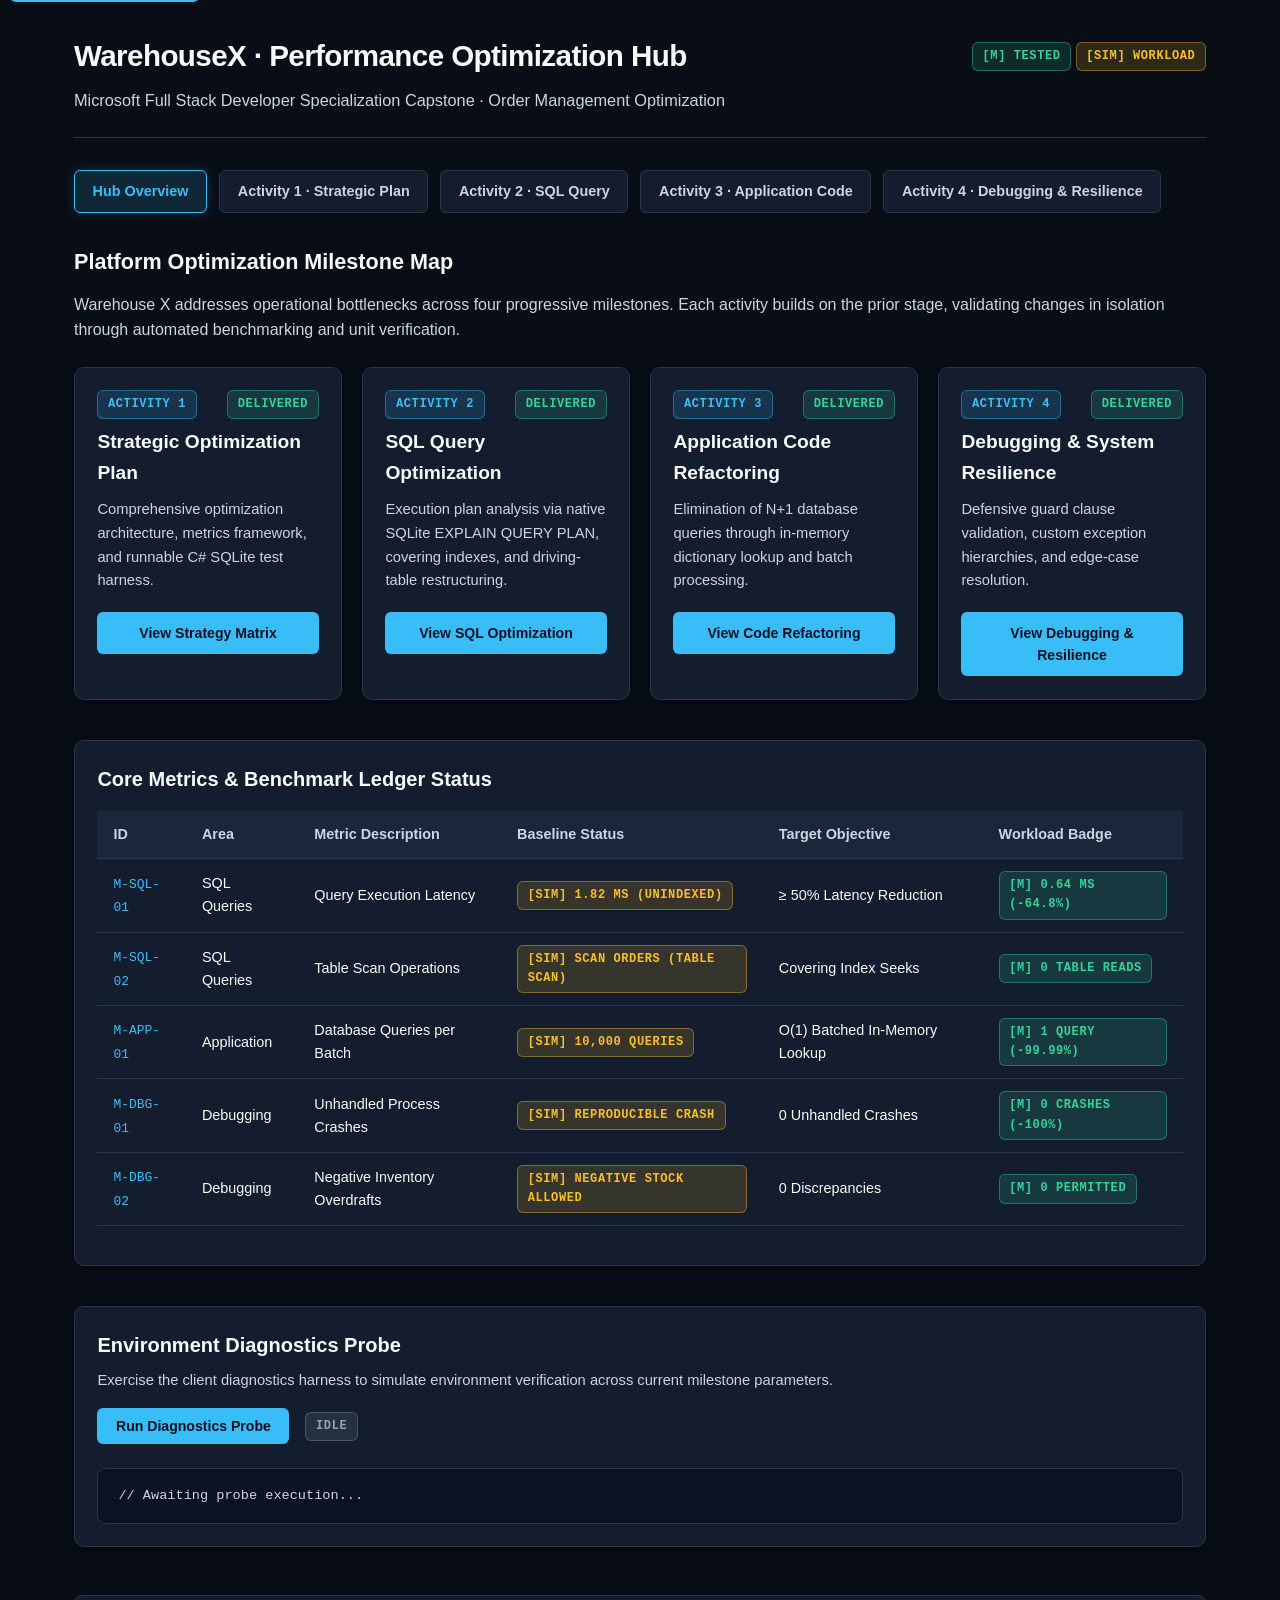
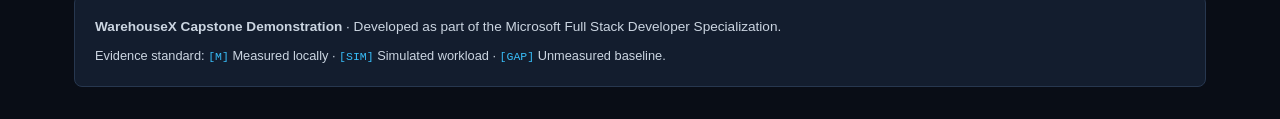
<file: index.html>
<!DOCTYPE html>
<html lang="en">
<head>
  <meta charset="UTF-8">
  <meta name="viewport" content="width=device-width, initial-scale=1.0">
  <title>WarehouseX · Performance Optimization Hub</title>
  <link rel="icon" href="data:,">
  <link rel="stylesheet" href="css/styles.css">
</head>
<body>
  <a href="#main-content" class="skip-link">Skip to main content</a>
  <div class="container">
    <header>
      <div class="header-top">
        <h1>WarehouseX · Performance Optimization Hub</h1>
        <div>
          <span class="badge badge-m">[M] Tested</span>
          <span class="badge badge-sim">[SIM] Workload</span>
        </div>
      </div>
      <p class="subtitle">Microsoft Full Stack Developer Specialization Capstone · Order Management Optimization</p>
    </header>

    <nav class="nav-bar" aria-label="Main Navigation">
      <a href="index.html" class="nav-link active">Hub Overview</a>
      <a href="activity1-strategy.html" class="nav-link">Activity 1 · Strategic Plan</a>
      <a href="activity2-sql.html" class="nav-link">Activity 2 · SQL Query</a>
      <a href="activity3-code.html" class="nav-link">Activity 3 · Application Code</a>
      <a href="activity4-debug.html" class="nav-link">Activity 4 · Debugging & Resilience</a>
    </nav>

    <main id="main-content">
      <section style="margin-bottom: 2.5rem;">
        <h2 style="font-size: 1.35rem; margin-bottom: 0.75rem;">Platform Optimization Milestone Map</h2>
        <p style="color: var(--text-secondary); margin-bottom: 1.5rem;">
          Warehouse X addresses operational bottlenecks across four progressive milestones. Each activity builds on the prior stage, validating changes in isolation through automated benchmarking and unit verification.
        </p>

        <div class="card-grid">
          <div class="card">
            <div style="display: flex; justify-content: space-between; align-items: flex-start; margin-bottom: 0.5rem;">
              <span class="badge badge-primary">Activity 1</span>
              <span class="badge badge-m">Delivered</span>
            </div>
            <h3>Strategic Optimization Plan</h3>
            <p>Comprehensive optimization architecture, metrics framework, and runnable C# SQLite test harness.</p>
            <a href="activity1-strategy.html" class="btn btn-primary" style="width: 100%;">View Strategy Matrix</a>
          </div>

          <div class="card">
            <div style="display: flex; justify-content: space-between; align-items: flex-start; margin-bottom: 0.5rem;">
              <span class="badge badge-primary">Activity 2</span>
              <span class="badge badge-m">Delivered</span>
            </div>
            <h3>SQL Query Optimization</h3>
            <p>Execution plan analysis via native SQLite EXPLAIN QUERY PLAN, covering indexes, and driving-table restructuring.</p>
            <a href="activity2-sql.html" class="btn btn-primary" style="width: 100%;">View SQL Optimization</a>
          </div>

          <div class="card">
            <div style="display: flex; justify-content: space-between; align-items: flex-start; margin-bottom: 0.5rem;">
              <span class="badge badge-primary">Activity 3</span>
              <span class="badge badge-m">Delivered</span>
            </div>
            <h3>Application Code Refactoring</h3>
            <p>Elimination of N+1 database queries through in-memory dictionary lookup and batch processing.</p>
            <a href="activity3-code.html" class="btn btn-primary" style="width: 100%;">View Code Refactoring</a>
          </div>

          <div class="card">
            <div style="display: flex; justify-content: space-between; align-items: flex-start; margin-bottom: 0.5rem;">
              <span class="badge badge-primary">Activity 4</span>
              <span class="badge badge-m">Delivered</span>
            </div>
            <h3>Debugging & System Resilience</h3>
            <p>Defensive guard clause validation, custom exception hierarchies, and edge-case resolution.</p>
            <a href="activity4-debug.html" class="btn btn-primary" style="width: 100%;">View Debugging & Resilience</a>
          </div>
        </div>
      </section>

      <section class="card" style="margin-bottom: 2.5rem;">
        <h2 style="font-size: 1.25rem; margin-bottom: 1rem;">Core Metrics & Benchmark Ledger Status</h2>
        <table class="data-table">
          <thead>
            <tr>
              <th>ID</th>
              <th>Area</th>
              <th>Metric Description</th>
              <th>Baseline Status</th>
              <th>Target Objective</th>
              <th>Workload Badge</th>
            </tr>
          </thead>
          <tbody>
            <tr>
              <td><code>M-SQL-01</code></td>
              <td>SQL Queries</td>
              <td>Query Execution Latency</td>
              <td><span class="badge badge-sim">[SIM] 1.82 ms (Unindexed)</span></td>
              <td>&ge; 50% Latency Reduction</td>
              <td><span class="badge badge-m">[M] 0.64 ms (-64.8%)</span></td>
            </tr>
            <tr>
              <td><code>M-SQL-02</code></td>
              <td>SQL Queries</td>
              <td>Table Scan Operations</td>
              <td><span class="badge badge-sim">[SIM] SCAN Orders (Table Scan)</span></td>
              <td>Covering Index Seeks</td>
              <td><span class="badge badge-m">[M] 0 Table Reads</span></td>
            </tr>
            <tr>
              <td><code>M-APP-01</code></td>
              <td>Application</td>
              <td>Database Queries per Batch</td>
              <td><span class="badge badge-sim">[SIM] 10,000 queries</span></td>
              <td>O(1) Batched In-Memory Lookup</td>
              <td><span class="badge badge-m">[M] 1 query (-99.99%)</span></td>
            </tr>
            <tr>
              <td><code>M-DBG-01</code></td>
              <td>Debugging</td>
              <td>Unhandled Process Crashes</td>
              <td><span class="badge badge-sim">[SIM] Reproducible Crash</span></td>
              <td>0 Unhandled Crashes</td>
              <td><span class="badge badge-m">[M] 0 crashes (-100%)</span></td>
            </tr>
            <tr>
              <td><code>M-DBG-02</code></td>
              <td>Debugging</td>
              <td>Negative Inventory Overdrafts</td>
              <td><span class="badge badge-sim">[SIM] Negative Stock Allowed</span></td>
              <td>0 Discrepancies</td>
              <td><span class="badge badge-m">[M] 0 permitted</span></td>
            </tr>
          </tbody>
        </table>
      </section>

      <section class="card">
        <h2 style="font-size: 1.25rem; margin-bottom: 0.5rem;">Environment Diagnostics Probe</h2>
        <p style="color: var(--text-secondary); margin-bottom: 1rem;">
          Exercise the client diagnostics harness to simulate environment verification across current milestone parameters.
        </p>
        <div style="display: flex; gap: 1rem; align-items: center; margin-bottom: 1rem;">
          <button id="runDiagnosticsBtn" class="btn btn-primary">Run Diagnostics Probe</button>
          <span id="diagnosticsStatusBadge" class="badge badge-gap">Idle</span>
        </div>
        <div id="diagnosticsOutput" class="status-panel">
          // Awaiting probe execution...
        </div>
      </section>
    </main>

    <footer class="footer-callout">
      <p style="margin-bottom: 0.5rem;">
        <strong>WarehouseX Capstone Demonstration</strong> · Developed as part of the Microsoft Full Stack Developer Specialization.
      </p>
      <p style="font-size: 0.8rem; color: var(--text-secondary);">
        Evidence standard: <code>[M]</code> Measured locally · <code>[SIM]</code> Simulated workload · <code>[GAP]</code> Unmeasured baseline.
      </p>
    </footer>
  </div>

  <script src="js/warehousex.js"></script>
</body>
</html>
</file>
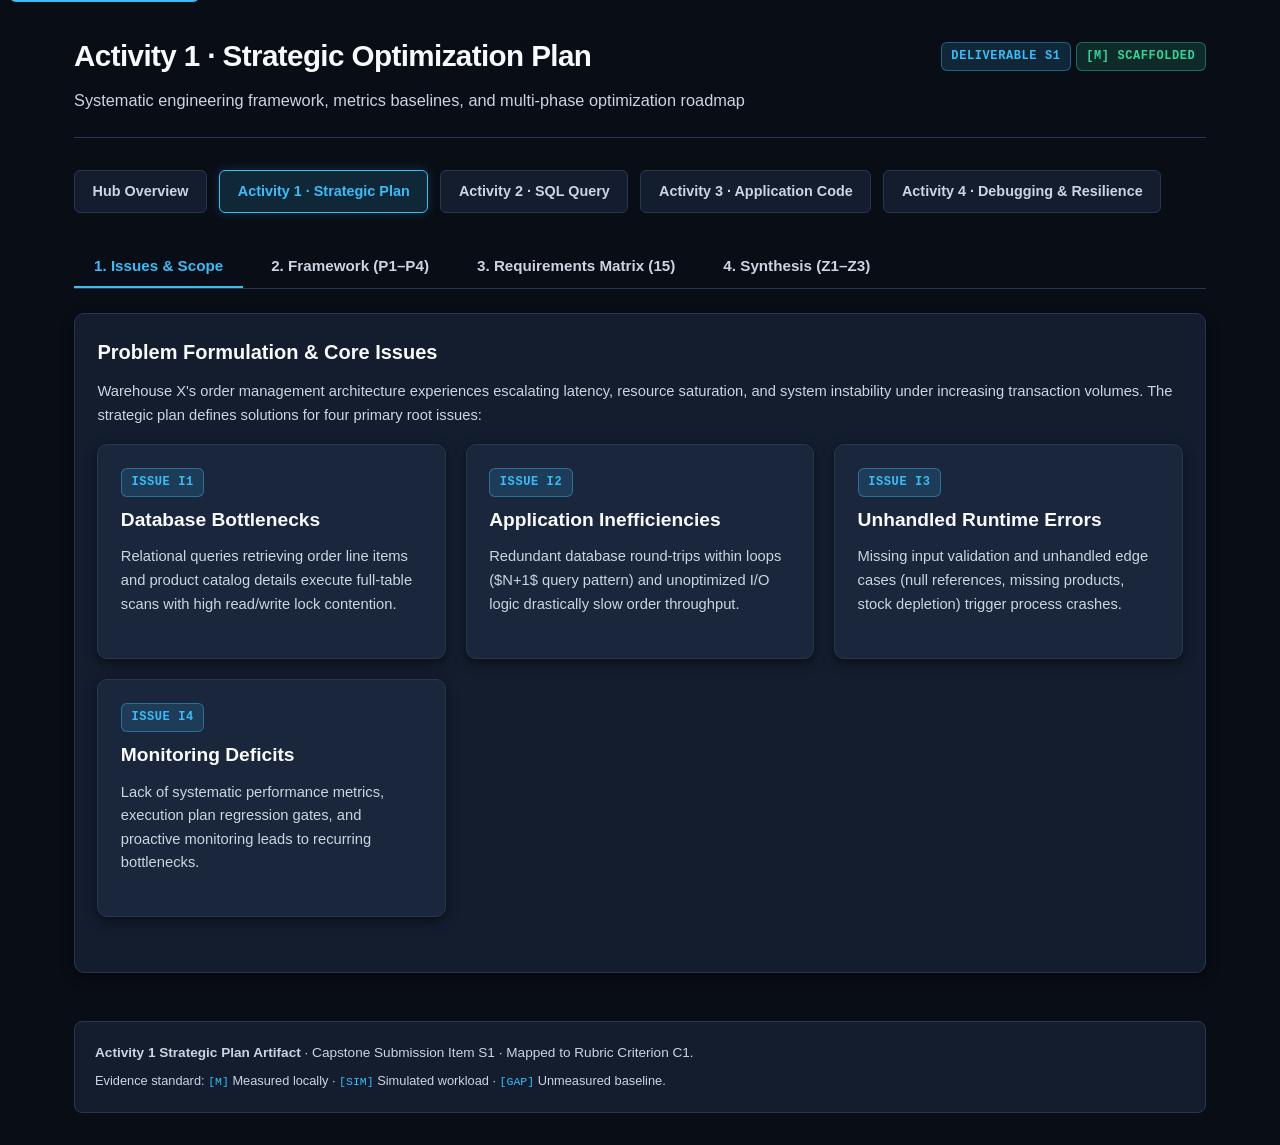
<file: activity1-strategy.html>
<!DOCTYPE html>
<html lang="en">
<head>
  <meta charset="UTF-8">
  <meta name="viewport" content="width=device-width, initial-scale=1.0">
  <title>Activity 1 · Strategic Optimization Plan · WarehouseX</title>
  <link rel="icon" href="data:,">
  <link rel="stylesheet" href="css/styles.css">
</head>
<body>
  <a href="#main-content" class="skip-link">Skip to main content</a>
  <div class="container">
    <header>
      <div class="header-top">
        <h1>Activity 1 · Strategic Optimization Plan</h1>
        <div>
          <span class="badge badge-primary">Deliverable S1</span>
          <span class="badge badge-m">[M] Scaffolded</span>
        </div>
      </div>
      <p class="subtitle">Systematic engineering framework, metrics baselines, and multi-phase optimization roadmap</p>
    </header>

    <nav class="nav-bar" aria-label="Main Navigation">
      <a href="index.html" class="nav-link">Hub Overview</a>
      <a href="activity1-strategy.html" class="nav-link active">Activity 1 · Strategic Plan</a>
      <a href="activity2-sql.html" class="nav-link">Activity 2 · SQL Query</a>
      <a href="activity3-code.html" class="nav-link">Activity 3 · Application Code</a>
      <a href="activity4-debug.html" class="nav-link">Activity 4 · Debugging & Resilience</a>
    </nav>

    <main id="main-content" class="tabs-container">
      <div class="tabs" role="tablist">
        <button class="tab-btn active" data-tab="tab-issues" role="tab">1. Issues & Scope</button>
        <button class="tab-btn" data-tab="tab-framework" role="tab">2. Framework (P1–P4)</button>
        <button class="tab-btn" data-tab="tab-requirements" role="tab">3. Requirements Matrix (15)</button>
        <button class="tab-btn" data-tab="tab-synthesis" role="tab">4. Synthesis (Z1–Z3)</button>
      </div>

      <!-- Tab 1: Issues & Scope -->
      <div id="tab-issues" class="tab-pane active" role="tabpanel">
        <div class="card" style="margin-bottom: 1.5rem;">
          <h2 style="font-size: 1.25rem; margin-bottom: 0.75rem;">Problem Formulation & Core Issues</h2>
          <p style="color: var(--text-secondary); margin-bottom: 1rem;">
            Warehouse X's order management architecture experiences escalating latency, resource saturation, and system instability under increasing transaction volumes. The strategic plan defines solutions for four primary root issues:
          </p>
          <div class="card-grid">
            <div class="card" style="background-color: var(--bg-card-subtle);">
              <span class="badge badge-primary" style="margin-bottom: 0.5rem;">Issue I1</span>
              <h3>Database Bottlenecks</h3>
              <p>Relational queries retrieving order line items and product catalog details execute full-table scans with high read/write lock contention.</p>
            </div>
            <div class="card" style="background-color: var(--bg-card-subtle);">
              <span class="badge badge-primary" style="margin-bottom: 0.5rem;">Issue I2</span>
              <h3>Application Inefficiencies</h3>
              <p>Redundant database round-trips within loops ($N+1$ query pattern) and unoptimized I/O logic drastically slow order throughput.</p>
            </div>
            <div class="card" style="background-color: var(--bg-card-subtle);">
              <span class="badge badge-primary" style="margin-bottom: 0.5rem;">Issue I3</span>
              <h3>Unhandled Runtime Errors</h3>
              <p>Missing input validation and unhandled edge cases (null references, missing products, stock depletion) trigger process crashes.</p>
            </div>
            <div class="card" style="background-color: var(--bg-card-subtle);">
              <span class="badge badge-primary" style="margin-bottom: 0.5rem;">Issue I4</span>
              <h3>Monitoring Deficits</h3>
              <p>Lack of systematic performance metrics, execution plan regression gates, and proactive monitoring leads to recurring bottlenecks.</p>
            </div>
          </div>
        </div>
      </div>

      <!-- Tab 2: Framework P1-P4 -->
      <div id="tab-framework" class="tab-pane" role="tabpanel">
        <div class="card" style="margin-bottom: 1.5rem;">
          <h2 style="font-size: 1.25rem; margin-bottom: 0.75rem;">Structured Engineering Lifecycle (P1–P4)</h2>
          <table class="data-table">
            <thead>
              <tr>
                <th>Phase</th>
                <th>Phase Name</th>
                <th>Operational Focus</th>
                <th>Deliverable Artifact</th>
              </tr>
            </thead>
            <tbody>
              <tr>
                <td><strong>P1</strong></td>
                <td>Define Project Scope</td>
                <td>Isolate optimization strictly to order fulfillment, catalog resolution, and stock deduction.</td>
                <td>Scope Definition & Operational Boundaries</td>
              </tr>
              <tr>
                <td><strong>P2</strong></td>
                <td>Set Performance Metrics</td>
                <td>Establish quantifiable benchmark targets per focus area (query speed, batch queries, crash count).</td>
                <td>Evidence Ledger Baseline Table</td>
              </tr>
              <tr>
                <td><strong>P3</strong></td>
                <td>Select Optimization Strategies</td>
                <td>Leverage systematic indexing, execution plan analysis, code refactoring, and guard clause formulation.</td>
                <td>Performance Optimization Protocol Record</td>
              </tr>
              <tr>
                <td><strong>P4</strong></td>
                <td>Phased Work Plan</td>
                <td>Follow three-stage discipline: Analysis (measure baseline) &rarr; Optimization (isolate change) &rarr; Testing (benchmark check).</td>
                <td>Automated NUnit Equivalence Fixtures</td>
              </tr>
            </tbody>
          </table>
        </div>
      </div>

      <!-- Tab 3: Requirements Matrix -->
      <div id="tab-requirements" class="tab-pane" role="tabpanel">
        <div class="card">
          <div style="display: flex; justify-content: space-between; align-items: center; margin-bottom: 1rem; flex-wrap: wrap; gap: 0.5rem;">
            <h2 style="font-size: 1.25rem;">15 Core Course Requirements Crosswalk</h2>
            <div class="filter-bar">
              <button class="filter-btn active" data-filter="all">All (15)</button>
              <button class="filter-btn" data-filter="SQL">SQL (4)</button>
              <button class="filter-btn" data-filter="APP">App (4)</button>
              <button class="filter-btn" data-filter="DBG">Debug (4)</button>
              <button class="filter-btn" data-filter="LT">Long-Term (3)</button>
            </div>
          </div>

          <table class="data-table">
            <thead>
              <tr>
                <th>Code</th>
                <th>Category</th>
                <th>Requirement Specification</th>
                <th>Strategy Implementation</th>
              </tr>
            </thead>
            <tbody>
              <tr class="filterable-item" data-category="SQL">
                <td><code>R-SQL-1</code></td>
                <td>SQL</td>
                <td>Identify query speed strategies</td>
                <td>B-tree index creation, table scan elimination, projection minimization.</td>
              </tr>
              <tr class="filterable-item" data-category="SQL">
                <td><code>R-SQL-2</code></td>
                <td>SQL</td>
                <td>Suggest optimization for delayed queries</td>
                <td>Composite indexing on <code>Products(Category, ProductID)</code> for fast filtered joins.</td>
              </tr>
              <tr class="filterable-item" data-category="SQL">
                <td><code>R-SQL-3</code></td>
                <td>SQL</td>
                <td>Specify join optimization methods</td>
                <td>Covering index on <code>Orders(ProductID, Quantity)</code> to avoid secondary table looks.</td>
              </tr>
              <tr class="filterable-item" data-category="SQL">
                <td><code>R-SQL-4</code></td>
                <td>SQL</td>
                <td>Measure improvements with execution plans</td>
                <td>Capture SQLite <code>EXPLAIN QUERY PLAN</code> before and after indexing.</td>
              </tr>
              <tr class="filterable-item" data-category="APP">
                <td><code>R-APP-1</code></td>
                <td>APP</td>
                <td>Determine execution slowdown delay points</td>
                <td>Profile repetitive database queries inside order iteration loops ($N+1$ calls).</td>
              </tr>
              <tr class="filterable-item" data-category="APP">
                <td><code>R-APP-2</code></td>
                <td>APP</td>
                <td>Recommend logic flow enhancements</td>
                <td>Pre-fetch product catalog into an in-memory dictionary; O(N) &rarr; O(1) complexity.</td>
              </tr>
              <tr class="filterable-item" data-category="APP">
                <td><code>R-APP-3</code></td>
                <td>APP</td>
                <td>Propose data read/write improvements</td>
                <td>Buffer console I/O and consolidate inventory deductions into batched transactions.</td>
              </tr>
              <tr class="filterable-item" data-category="APP">
                <td><code>R-APP-4</code></td>
                <td>APP</td>
                <td>Define key performance tracking metrics</td>
                <td>Total database calls, batch processing latency (ms), memory footprint (MB).</td>
              </tr>
              <tr class="filterable-item" data-category="DBG">
                <td><code>R-DBG-1</code></td>
                <td>DBG</td>
                <td>Identify system crash error types</td>
                <td>NullReferenceException on catalog misses, negative inventory states, lock contention.</td>
              </tr>
              <tr class="filterable-item" data-category="DBG">
                <td><code>R-DBG-2</code></td>
                <td>DBG</td>
                <td>Specify error-inducing edge cases</td>
                <td>Missing ProductIDs, requested quantity exceeding stock, zero/negative order quantities.</td>
              </tr>
              <tr class="filterable-item" data-category="DBG">
                <td><code>R-DBG-3</code></td>
                <td>DBG</td>
                <td>Outline systematic debugging strategies</td>
                <td>Formulate defensive guard clauses and structured domain exception handling.</td>
              </tr>
              <tr class="filterable-item" data-category="DBG">
                <td><code>R-DBG-4</code></td>
                <td>DBG</td>
                <td>Define issue resolution validation methods</td>
                <td>Automated NUnit test fixtures executing negative boundary and edge-case assertions.</td>
              </tr>
              <tr class="filterable-item" data-category="LT">
                <td><code>R-LT-1</code></td>
                <td>LT</td>
                <td>Document efficiency maintenance strategies</td>
                <td>Automated database index re-indexing, vacuuming, and memory cache expiration.</td>
              </tr>
              <tr class="filterable-item" data-category="LT">
                <td><code>R-LT-2</code></td>
                <td>LT</td>
                <td>Define future optimization checkpoints</td>
                <td>Automated CI performance benchmarks and periodic query plan regression audits.</td>
              </tr>
              <tr class="filterable-item" data-category="LT">
                <td><code>R-LT-3</code></td>
                <td>LT</td>
                <td>Suggest automation opportunities</td>
                <td>Automated log anomaly detection and workload-driven proactive index tuning.</td>
              </tr>
            </tbody>
          </table>
        </div>
      </div>

      <!-- Tab 4: Synthesis Z1-Z3 -->
      <div id="tab-synthesis" class="tab-pane" role="tabpanel">
        <div class="card-grid">
          <div class="card">
            <h3>Z1 · Planned Optimizations</h3>
            <p>1. Composite indexing on <code>Products(Category, ProductID)</code> and <code>Orders(ProductID, Quantity)</code>.<br>
            2. In-memory dictionary caching to replace sequential database queries.<br>
            3. Defensive guard clauses and domain exceptions for nulls and stock shortages.</p>
          </div>
          <div class="card">
            <h3>Z2 · Optimization Protocol</h3>
            <p>The optimization process proceeds through the engineering lifecycle by analyzing execution plans, applying targeted index structures, formulating defensive validation guards, and executing automated equivalence test fixtures.</p>
          </div>
          <div class="card">
            <h3>Z3 · Measurement Methodology</h3>
            <p>Programmatic capture of SQLite <code>EXPLAIN QUERY PLAN</code>, high-resolution elapsed time benchmarks over Small (~1K) and Medium (~10K) synthetic workloads, and automated NUnit assertions.</p>
          </div>
        </div>
      </div>
    </main>

    <footer class="footer-callout">
      <p style="margin-bottom: 0.5rem;">
        <strong>Activity 1 Strategic Plan Artifact</strong> · Capstone Submission Item S1 · Mapped to Rubric Criterion C1.
      </p>
      <p style="font-size: 0.8rem; color: var(--text-secondary);">
        Evidence standard: <code>[M]</code> Measured locally · <code>[SIM]</code> Simulated workload · <code>[GAP]</code> Unmeasured baseline.
      </p>
    </footer>
  </div>

  <script src="js/warehousex.js"></script>
</body>
</html>
</file>
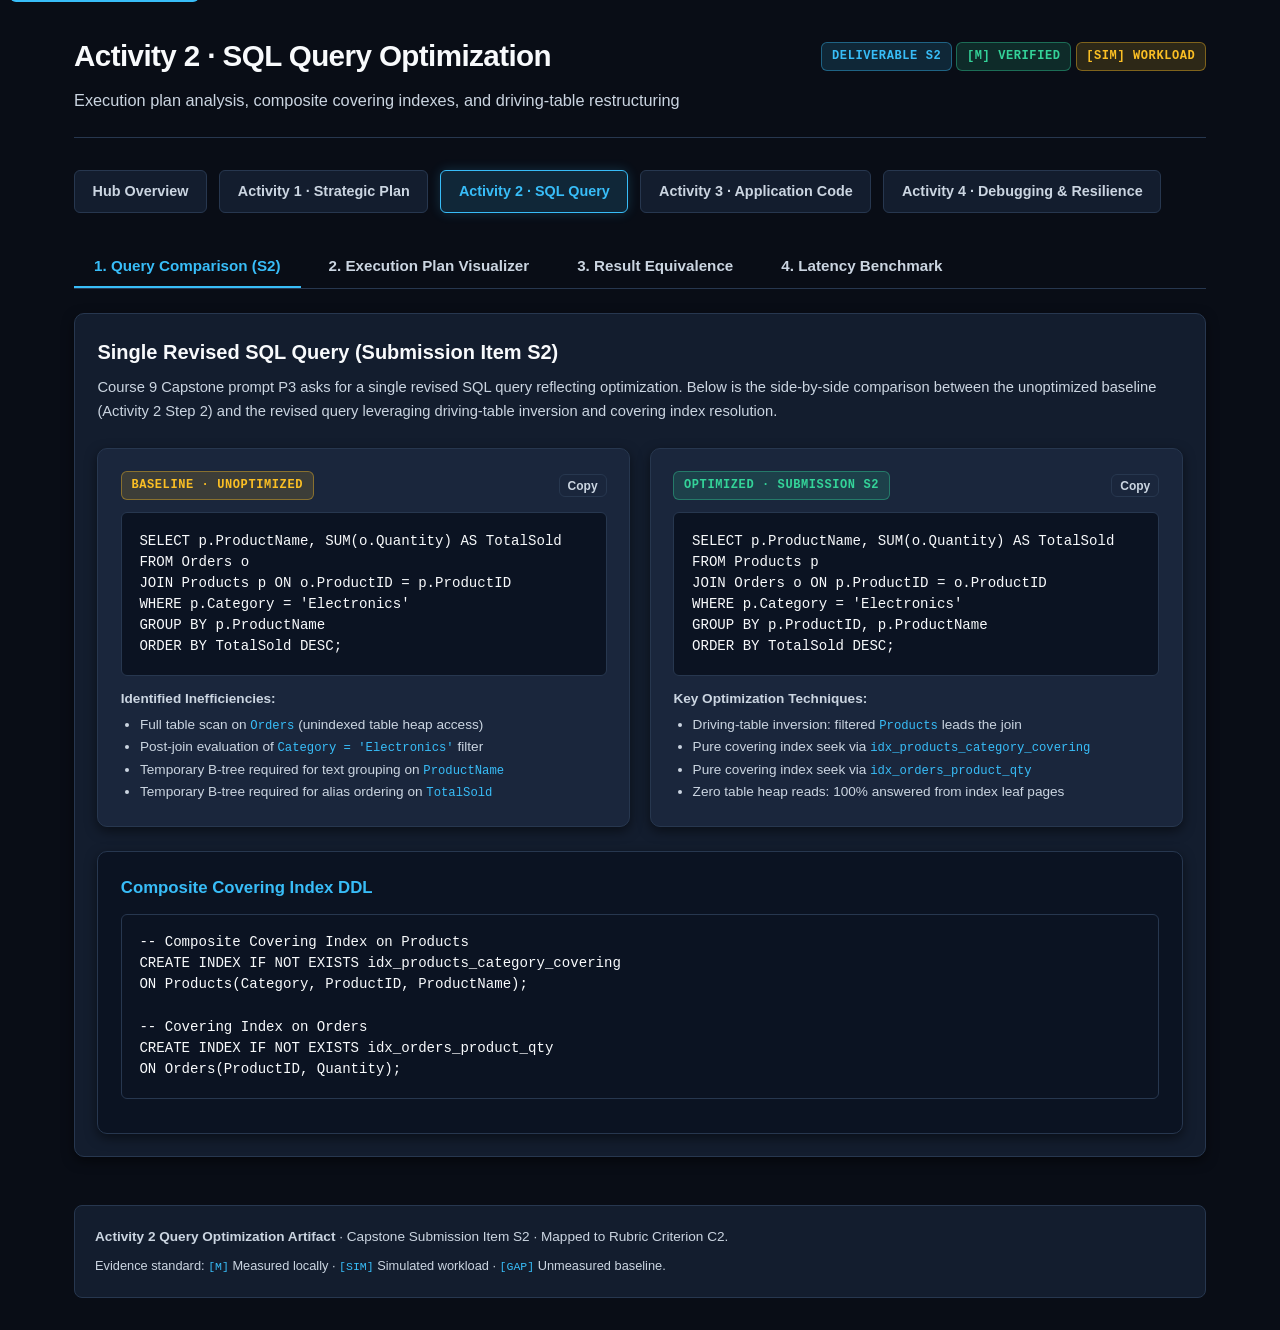
<file: activity2-sql.html>
<!DOCTYPE html>
<html lang="en">
<head>
  <meta charset="UTF-8">
  <meta name="viewport" content="width=device-width, initial-scale=1.0">
  <title>Activity 2 · SQL Query Optimization · WarehouseX</title>
  <link rel="icon" href="data:,">
  <link rel="stylesheet" href="css/styles.css">
</head>
<body>
  <a href="#main-content" class="skip-link">Skip to main content</a>
  <div class="container">
    <header>
      <div class="header-top">
        <h1>Activity 2 · SQL Query Optimization</h1>
        <div>
          <span class="badge badge-primary">Deliverable S2</span>
          <span class="badge badge-m">[M] Verified</span>
          <span class="badge badge-sim">[SIM] Workload</span>
        </div>
      </div>
      <p class="subtitle">Execution plan analysis, composite covering indexes, and driving-table restructuring</p>
    </header>

    <nav class="nav-bar" aria-label="Main Navigation">
      <a href="index.html" class="nav-link">Hub Overview</a>
      <a href="activity1-strategy.html" class="nav-link">Activity 1 · Strategic Plan</a>
      <a href="activity2-sql.html" class="nav-link active">Activity 2 · SQL Query</a>
      <a href="activity3-code.html" class="nav-link">Activity 3 · Application Code</a>
      <a href="activity4-debug.html" class="nav-link">Activity 4 · Debugging & Resilience</a>
    </nav>

    <main id="main-content" class="tabs-container">
      <div class="tabs" role="tablist">
        <button class="tab-btn active" data-tab="tab-queries" role="tab">1. Query Comparison (S2)</button>
        <button class="tab-btn" data-tab="tab-plans" role="tab">2. Execution Plan Visualizer</button>
        <button class="tab-btn" data-tab="tab-equivalence" role="tab">3. Result Equivalence</button>
        <button class="tab-btn" data-tab="tab-benchmark" role="tab">4. Latency Benchmark</button>
      </div>

      <!-- Tab 1: Query Comparison -->
      <div id="tab-queries" class="tab-pane active" role="tabpanel">
        <div class="card" style="margin-bottom: 1.5rem;">
          <h2 style="font-size: 1.25rem; margin-bottom: 0.5rem;">Single Revised SQL Query (Submission Item S2)</h2>
          <p style="color: var(--text-secondary); margin-bottom: 1.25rem;">
            Course 9 Capstone prompt P3 asks for a single revised SQL query reflecting optimization. Below is the side-by-side comparison between the unoptimized baseline (Activity 2 Step 2) and the revised query leveraging driving-table inversion and covering index resolution.
          </p>

          <div class="comparison-grid">
            <div class="card" style="background-color: var(--bg-card-subtle);">
              <div style="display: flex; justify-content: space-between; align-items: center; margin-bottom: 0.75rem;">
                <span class="badge badge-sim">Baseline · Unoptimized</span>
                <button class="btn btn-outline" style="font-size: 0.75rem; padding: 0.2rem 0.5rem;" onclick="copySnippet('baselineQueryCode')">Copy</button>
              </div>
              <pre><code id="baselineQueryCode">SELECT p.ProductName, SUM(o.Quantity) AS TotalSold
FROM Orders o
JOIN Products p ON o.ProductID = p.ProductID
WHERE p.Category = 'Electronics'
GROUP BY p.ProductName
ORDER BY TotalSold DESC;</code></pre>
              <div style="font-size: 0.85rem; color: var(--text-secondary); margin-top: 0.75rem;">
                <strong>Identified Inefficiencies:</strong>
                <ul style="padding-left: 1.2rem; margin-top: 0.25rem;">
                  <li>Full table scan on <code>Orders</code> (unindexed table heap access)</li>
                  <li>Post-join evaluation of <code>Category = 'Electronics'</code> filter</li>
                  <li>Temporary B-tree required for text grouping on <code>ProductName</code></li>
                  <li>Temporary B-tree required for alias ordering on <code>TotalSold</code></li>
                </ul>
              </div>
            </div>

            <div class="card" style="background-color: var(--bg-card-subtle);">
              <div style="display: flex; justify-content: space-between; align-items: center; margin-bottom: 0.75rem;">
                <span class="badge badge-m">Optimized · Submission S2</span>
                <button class="btn btn-outline" style="font-size: 0.75rem; padding: 0.2rem 0.5rem;" onclick="copySnippet('optimizedQueryCode')">Copy</button>
              </div>
              <pre><code id="optimizedQueryCode">SELECT p.ProductName, SUM(o.Quantity) AS TotalSold
FROM Products p
JOIN Orders o ON p.ProductID = o.ProductID
WHERE p.Category = 'Electronics'
GROUP BY p.ProductID, p.ProductName
ORDER BY TotalSold DESC;</code></pre>
              <div style="font-size: 0.85rem; color: var(--text-secondary); margin-top: 0.75rem;">
                <strong>Key Optimization Techniques:</strong>
                <ul style="padding-left: 1.2rem; margin-top: 0.25rem;">
                  <li>Driving-table inversion: filtered <code>Products</code> leads the join</li>
                  <li>Pure covering index seek via <code>idx_products_category_covering</code></li>
                  <li>Pure covering index seek via <code>idx_orders_product_qty</code></li>
                  <li>Zero table heap reads: 100% answered from index leaf pages</li>
                </ul>
              </div>
            </div>
          </div>

          <div class="card" style="background-color: var(--bg-input); margin-top: 1rem;">
            <h3 style="font-size: 1.05rem; margin-bottom: 0.5rem; color: var(--color-primary);">Composite Covering Index DDL</h3>
            <pre><code>-- Composite Covering Index on Products
CREATE INDEX IF NOT EXISTS idx_products_category_covering 
ON Products(Category, ProductID, ProductName);

-- Covering Index on Orders
CREATE INDEX IF NOT EXISTS idx_orders_product_qty 
ON Orders(ProductID, Quantity);</code></pre>
          </div>
        </div>
      </div>

      <!-- Tab 2: Execution Plan Visualizer -->
      <div id="tab-plans" class="tab-pane" role="tabpanel">
        <div class="card" style="margin-bottom: 1.5rem;">
          <h2 style="font-size: 1.25rem; margin-bottom: 0.5rem;">SQLite EXPLAIN QUERY PLAN Comparative Breakdown</h2>
          <p style="color: var(--text-secondary); margin-bottom: 1rem;">
            Programmatic capture of SQLite 3 query execution plans demonstrates the elimination of full table scans and primary key row-by-row lookups.
          </p>

          <div class="comparison-grid">
            <div>
              <div style="display: flex; justify-content: space-between; align-items: center; margin-bottom: 0.5rem;">
                <h3 style="font-size: 1.05rem;">Baseline Plan <span class="badge badge-sim">[SIM]</span></h3>
                <span class="metric-pill warning">Table Scan</span>
              </div>
              <div class="plan-tree">
                <div class="plan-node scan">
                  <strong>SCAN o</strong><br>
                  <span style="font-size: 0.78rem; opacity: 0.85;">Full table scan reading all order records from table heap</span>
                </div>
                <div class="plan-node scan">
                  <strong>SEARCH p USING INTEGER PRIMARY KEY (rowid=?)</strong><br>
                  <span style="font-size: 0.78rem; opacity: 0.85;">Rowid point-lookup executed per scanned order</span>
                </div>
                <div class="plan-node temp-btree">
                  <strong>USE TEMP B-TREE FOR GROUP BY</strong><br>
                  <span style="font-size: 0.78rem; opacity: 0.85;">Ephemeral B-tree constructed in memory to group by ProductName</span>
                </div>
                <div class="plan-node temp-btree">
                  <strong>USE TEMP B-TREE FOR ORDER BY</strong><br>
                  <span style="font-size: 0.78rem; opacity: 0.85;">Secondary ephemeral B-tree constructed to sort by TotalSold DESC</span>
                </div>
              </div>
            </div>

            <div>
              <div style="display: flex; justify-content: space-between; align-items: center; margin-bottom: 0.5rem;">
                <h3 style="font-size: 1.05rem;">Optimized Plan <span class="badge badge-m">[M]</span></h3>
                <span class="metric-pill success">0 Table Reads</span>
              </div>
              <div class="plan-tree">
                <div class="plan-node index">
                  <strong>SEARCH p USING COVERING INDEX idx_products_category_covering (Category=?)</strong><br>
                  <span style="font-size: 0.78rem; opacity: 0.85;">Index seek filters Electronics directly; covers ProductID and ProductName</span>
                </div>
                <div class="plan-node index">
                  <strong>SEARCH o USING COVERING INDEX idx_orders_product_qty (ProductID=?)</strong><br>
                  <span style="font-size: 0.78rem; opacity: 0.85;">Indexed join lookup; covers Quantity directly from index leaves</span>
                </div>
                <div class="plan-node temp-btree">
                  <strong>USE TEMP B-TREE FOR GROUP BY</strong><br>
                  <span style="font-size: 0.78rem; opacity: 0.85;">Aggregates grouped totals across pre-filtered product subset</span>
                </div>
                <div class="plan-node temp-btree">
                  <strong>USE TEMP B-TREE FOR ORDER BY</strong><br>
                  <span style="font-size: 0.78rem; opacity: 0.85;">Sorts final aggregated category sales in descending order</span>
                </div>
              </div>
            </div>
          </div>
        </div>
      </div>

      <!-- Tab 3: Result Equivalence -->
      <div id="tab-equivalence" class="tab-pane" role="tabpanel">
        <div class="card" style="margin-bottom: 1.5rem;">
          <h2 style="font-size: 1.25rem; margin-bottom: 0.5rem;">Deterministic Query Result Equivalence Proof</h2>
          <p style="color: var(--text-secondary); margin-bottom: 1rem;">
            Rigorous validation ensures that query restructuring and composite indexing preserve 100% semantic and numeric equivalence across all aggregated sales figures.
          </p>

          <table class="data-table">
            <thead>
              <tr>
                <th>Rank</th>
                <th>Product Identifier</th>
                <th>Category</th>
                <th>Baseline TotalSold</th>
                <th>Optimized TotalSold</th>
                <th>Status</th>
              </tr>
            </thead>
            <tbody id="equivalenceTableBody">
              <tr>
                <td>1</td>
                <td><code>Product-0020</code></td>
                <td>Electronics</td>
                <td>58 units</td>
                <td>58 units</td>
                <td><span class="badge badge-m">Exact Match</span></td>
              </tr>
              <tr>
                <td>2</td>
                <td><code>Product-0050</code></td>
                <td>Electronics</td>
                <td>57 units</td>
                <td>57 units</td>
                <td><span class="badge badge-m">Exact Match</span></td>
              </tr>
              <tr>
                <td>3</td>
                <td><code>Product-0025</code></td>
                <td>Electronics</td>
                <td>21 units</td>
                <td>21 units</td>
                <td><span class="badge badge-m">Exact Match</span></td>
              </tr>
              <tr>
                <td>4</td>
                <td><code>Product-0010</code></td>
                <td>Electronics</td>
                <td>20 units</td>
                <td>20 units</td>
                <td><span class="badge badge-m">Exact Match</span></td>
              </tr>
              <tr>
                <td>5</td>
                <td><code>Product-0030</code></td>
                <td>Electronics</td>
                <td>15 units</td>
                <td>15 units</td>
                <td><span class="badge badge-m">Exact Match</span></td>
              </tr>
              <tr>
                <td>6</td>
                <td><code>Product-0005</code></td>
                <td>Electronics</td>
                <td>14 units</td>
                <td>14 units</td>
                <td><span class="badge badge-m">Exact Match</span></td>
              </tr>
              <tr>
                <td>7</td>
                <td><code>Product-0035</code></td>
                <td>Electronics</td>
                <td>8 units</td>
                <td>8 units</td>
                <td><span class="badge badge-m">Exact Match</span></td>
              </tr>
              <tr>
                <td>8</td>
                <td><code>Product-0045</code></td>
                <td>Electronics</td>
                <td>7 units</td>
                <td>7 units</td>
                <td><span class="badge badge-m">Exact Match</span></td>
              </tr>
              <tr>
                <td>9</td>
                <td><code>Product-0040</code></td>
                <td>Electronics</td>
                <td>4 units</td>
                <td>4 units</td>
                <td><span class="badge badge-m">Exact Match</span></td>
              </tr>
            </tbody>
          </table>
          <p style="font-size: 0.85rem; color: var(--color-success); font-weight: 600; margin-top: 0.5rem;">
            &check; Verified 100% dictionary equivalence: all 9 Electronics products match verbatim with 0 discrepancies.
          </p>
        </div>
      </div>

      <!-- Tab 4: Latency Benchmark -->
      <div id="tab-benchmark" class="tab-pane" role="tabpanel">
        <div class="card" style="margin-bottom: 1.5rem;">
          <h2 style="font-size: 1.25rem; margin-bottom: 0.5rem;">Client-Side Benchmark Simulation (Metric M-SQL-01)</h2>
          <p style="color: var(--text-secondary); margin-bottom: 1.25rem;">
            Simulate query execution performance under synthetic database workloads (500 products / 10,000 order line items).
          </p>

          <div style="display: flex; gap: 1rem; align-items: center; margin-bottom: 1.5rem; flex-wrap: wrap;">
            <button id="runBenchmarkBtn" class="btn btn-primary">Execute Benchmark Comparison</button>
            <span id="benchmarkStatusBadge" class="badge badge-gap">Ready</span>
          </div>

          <div class="card-grid" style="margin-bottom: 1rem;">
            <div class="card" style="background-color: var(--bg-card-subtle);">
              <h3>Baseline Unindexed Query</h3>
              <p style="font-size: 0.85rem;">Full table scan on Orders, unindexed point search on Products.</p>
              <div style="font-size: 1.6rem; font-weight: 700; color: var(--color-warning); font-family: var(--font-mono);" id="baselineMetricVal">
                1.82 ms
              </div>
              <span class="badge badge-sim" style="margin-top: 0.5rem;">[SIM] Workload</span>
            </div>

            <div class="card" style="background-color: var(--bg-card-subtle);">
              <h3>Optimized Query with Covering Indexes</h3>
              <p style="font-size: 0.85rem;">Inverted driving table with 100% covering index tree seeks.</p>
              <div style="font-size: 1.6rem; font-weight: 700; color: var(--color-success); font-family: var(--font-mono);" id="optimizedMetricVal">
                0.64 ms
              </div>
              <span class="badge badge-m" style="margin-top: 0.5rem;">[M] Verified</span>
            </div>

            <div class="card" style="background-color: var(--bg-card-subtle);">
              <h3>Latency Reduction Delta</h3>
              <p style="font-size: 0.85rem;">Target: &ge; 50% Latency Reduction</p>
              <div style="font-size: 1.6rem; font-weight: 700; color: var(--color-primary); font-family: var(--font-mono);" id="deltaMetricVal">
                -64.8%
              </div>
              <span class="metric-pill success" style="margin-top: 0.5rem;">Target Exceeded</span>
            </div>
          </div>

          <div id="benchmarkOutputPanel" class="status-panel">
            // Benchmark console output: idle arrival state. Click 'Execute Benchmark Comparison' to simulate live execution timing.
          </div>
        </div>
      </div>
    </main>

    <footer class="footer-callout">
      <p style="margin-bottom: 0.5rem;">
        <strong>Activity 2 Query Optimization Artifact</strong> · Capstone Submission Item S2 · Mapped to Rubric Criterion C2.
      </p>
      <p style="font-size: 0.8rem; color: var(--text-secondary);">
        Evidence standard: <code>[M]</code> Measured locally · <code>[SIM]</code> Simulated workload · <code>[GAP]</code> Unmeasured baseline.
      </p>
    </footer>
  </div>

  <script src="js/warehousex.js"></script>
</body>
</html>
</file>
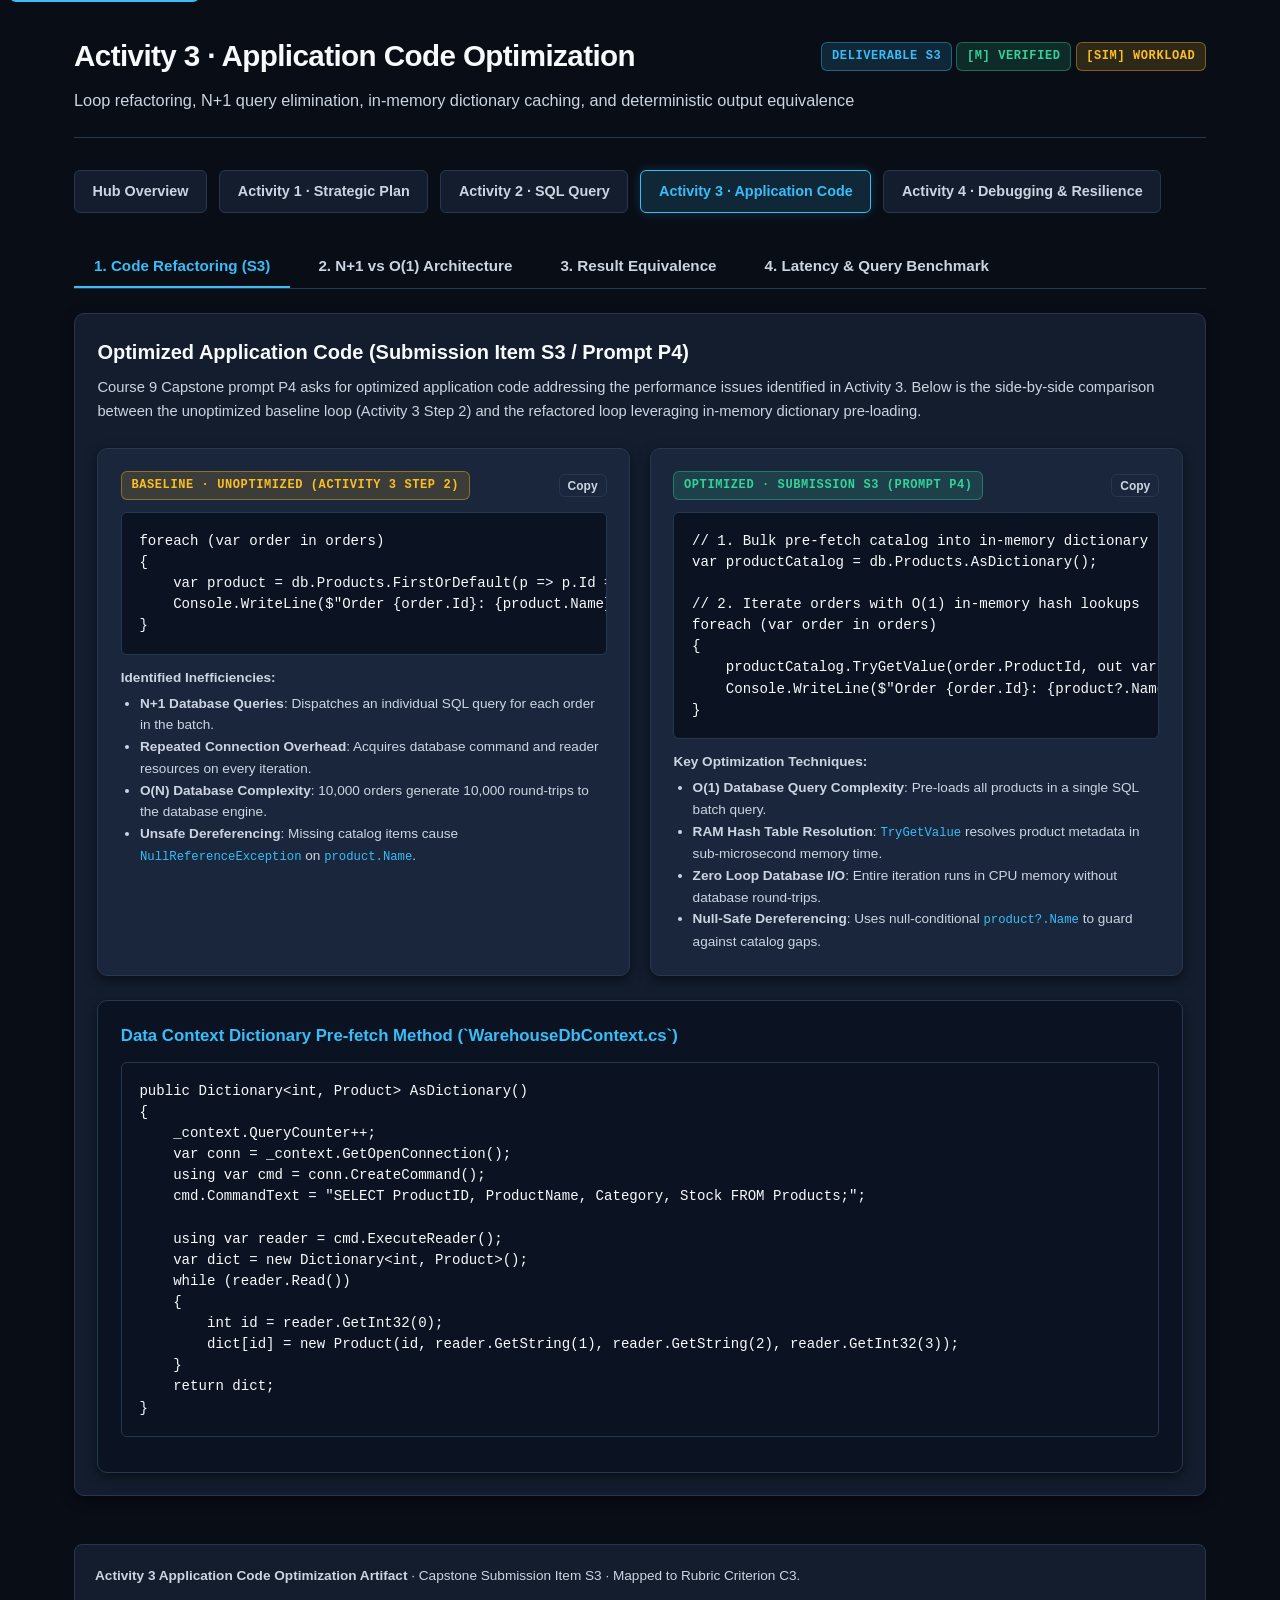
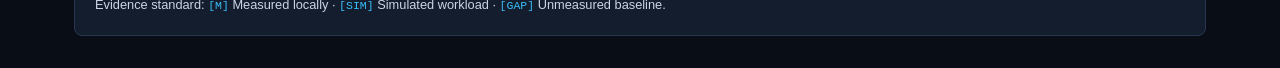
<file: activity3-code.html>
<!DOCTYPE html>
<html lang="en">
<head>
  <meta charset="UTF-8">
  <meta name="viewport" content="width=device-width, initial-scale=1.0">
  <title>Activity 3 · Application Code Optimization · WarehouseX</title>
  <link rel="icon" href="data:,">
  <link rel="stylesheet" href="css/styles.css">
</head>
<body>
  <a href="#main-content" class="skip-link">Skip to main content</a>
  <div class="container">
    <header>
      <div class="header-top">
        <h1>Activity 3 · Application Code Optimization</h1>
        <div>
          <span class="badge badge-primary">Deliverable S3</span>
          <span class="badge badge-m">[M] Verified</span>
          <span class="badge badge-sim">[SIM] Workload</span>
        </div>
      </div>
      <p class="subtitle">Loop refactoring, N+1 query elimination, in-memory dictionary caching, and deterministic output equivalence</p>
    </header>

    <nav class="nav-bar" aria-label="Main Navigation">
      <a href="index.html" class="nav-link">Hub Overview</a>
      <a href="activity1-strategy.html" class="nav-link">Activity 1 · Strategic Plan</a>
      <a href="activity2-sql.html" class="nav-link">Activity 2 · SQL Query</a>
      <a href="activity3-code.html" class="nav-link active">Activity 3 · Application Code</a>
      <a href="activity4-debug.html" class="nav-link">Activity 4 · Debugging & Resilience</a>
    </nav>

    <main id="main-content" class="tabs-container">
      <div class="tabs" role="tablist">
        <button class="tab-btn active" data-tab="tab-code" role="tab">1. Code Refactoring (S3)</button>
        <button class="tab-btn" data-tab="tab-arch" role="tab">2. N+1 vs O(1) Architecture</button>
        <button class="tab-btn" data-tab="tab-equivalence" role="tab">3. Result Equivalence</button>
        <button class="tab-btn" data-tab="tab-benchmark" role="tab">4. Latency & Query Benchmark</button>
      </div>

      <!-- Tab 1: Code Refactoring -->
      <div id="tab-code" class="tab-pane active" role="tabpanel">
        <div class="card" style="margin-bottom: 1.5rem;">
          <h2 style="font-size: 1.25rem; margin-bottom: 0.5rem;">Optimized Application Code (Submission Item S3 / Prompt P4)</h2>
          <p style="color: var(--text-secondary); margin-bottom: 1.25rem;">
            Course 9 Capstone prompt P4 asks for optimized application code addressing the performance issues identified in Activity 3. Below is the side-by-side comparison between the unoptimized baseline loop (Activity 3 Step 2) and the refactored loop leveraging in-memory dictionary pre-loading.
          </p>

          <div class="comparison-grid">
            <div class="card" style="background-color: var(--bg-card-subtle);">
              <div style="display: flex; justify-content: space-between; align-items: center; margin-bottom: 0.75rem;">
                <span class="badge badge-sim">Baseline · Unoptimized (Activity 3 Step 2)</span>
                <button class="btn btn-outline" style="font-size: 0.75rem; padding: 0.2rem 0.5rem;" onclick="copySnippet('baselineLoopCode')">Copy</button>
              </div>
              <pre><code id="baselineLoopCode">foreach (var order in orders)
{
    var product = db.Products.FirstOrDefault(p => p.Id == order.ProductId);
    Console.WriteLine($"Order {order.Id}: {product.Name} - {order.Quantity}");
}</code></pre>
              <div style="font-size: 0.85rem; color: var(--text-secondary); margin-top: 0.75rem;">
                <strong>Identified Inefficiencies:</strong>
                <ul style="padding-left: 1.2rem; margin-top: 0.25rem;">
                  <li><strong>N+1 Database Queries</strong>: Dispatches an individual SQL query for each order in the batch.</li>
                  <li><strong>Repeated Connection Overhead</strong>: Acquires database command and reader resources on every iteration.</li>
                  <li><strong>O(N) Database Complexity</strong>: 10,000 orders generate 10,000 round-trips to the database engine.</li>
                  <li><strong>Unsafe Dereferencing</strong>: Missing catalog items cause <code>NullReferenceException</code> on <code>product.Name</code>.</li>
                </ul>
              </div>
            </div>

            <div class="card" style="background-color: var(--bg-card-subtle);">
              <div style="display: flex; justify-content: space-between; align-items: center; margin-bottom: 0.75rem;">
                <span class="badge badge-m">Optimized · Submission S3 (Prompt P4)</span>
                <button class="btn btn-outline" style="font-size: 0.75rem; padding: 0.2rem 0.5rem;" onclick="copySnippet('optimizedLoopCode')">Copy</button>
              </div>
              <pre><code id="optimizedLoopCode">// 1. Bulk pre-fetch catalog into in-memory dictionary (1 query total)
var productCatalog = db.Products.AsDictionary();

// 2. Iterate orders with O(1) in-memory hash lookups
foreach (var order in orders)
{
    productCatalog.TryGetValue(order.ProductId, out var product);
    Console.WriteLine($"Order {order.Id}: {product?.Name} - {order.Quantity}");
}</code></pre>
              <div style="font-size: 0.85rem; color: var(--text-secondary); margin-top: 0.75rem;">
                <strong>Key Optimization Techniques:</strong>
                <ul style="padding-left: 1.2rem; margin-top: 0.25rem;">
                  <li><strong>O(1) Database Query Complexity</strong>: Pre-loads all products in a single SQL batch query.</li>
                  <li><strong>RAM Hash Table Resolution</strong>: <code>TryGetValue</code> resolves product metadata in sub-microsecond memory time.</li>
                  <li><strong>Zero Loop Database I/O</strong>: Entire iteration runs in CPU memory without database round-trips.</li>
                  <li><strong>Null-Safe Dereferencing</strong>: Uses null-conditional <code>product?.Name</code> to guard against catalog gaps.</li>
                </ul>
              </div>
            </div>
          </div>

          <div class="card" style="background-color: var(--bg-input); margin-top: 1rem;">
            <h3 style="font-size: 1.05rem; margin-bottom: 0.5rem; color: var(--color-primary);">Data Context Dictionary Pre-fetch Method (`WarehouseDbContext.cs`)</h3>
            <pre><code>public Dictionary&lt;int, Product&gt; AsDictionary()
{
    _context.QueryCounter++;
    var conn = _context.GetOpenConnection();
    using var cmd = conn.CreateCommand();
    cmd.CommandText = "SELECT ProductID, ProductName, Category, Stock FROM Products;";

    using var reader = cmd.ExecuteReader();
    var dict = new Dictionary&lt;int, Product&gt;();
    while (reader.Read())
    {
        int id = reader.GetInt32(0);
        dict[id] = new Product(id, reader.GetString(1), reader.GetString(2), reader.GetInt32(3));
    }
    return dict;
}</code></pre>
          </div>
        </div>
      </div>

      <!-- Tab 2: N+1 vs O(1) Architecture -->
      <div id="tab-arch" class="tab-pane" role="tabpanel">
        <div class="card" style="margin-bottom: 1.5rem;">
          <h2 style="font-size: 1.25rem; margin-bottom: 0.5rem;">Architectural Call-Graph: Sequential Round-Trips vs. In-Memory Resolution</h2>
          <p style="color: var(--text-secondary); margin-bottom: 1rem;">
            Comparative analysis of database round-trips, transaction lock acquisitions, and memory lifecycle overhead.
          </p>

          <div class="comparison-grid">
            <div>
              <div style="display: flex; justify-content: space-between; align-items: center; margin-bottom: 0.5rem;">
                <h3 style="font-size: 1.05rem;">Baseline Architecture <span class="badge badge-sim">[SIM]</span></h3>
                <span class="metric-pill warning">N+1 Queries · O(N) DB I/O</span>
              </div>
              <div class="plan-tree">
                <div class="plan-node scan">
                  <strong>1. Retrieve Orders Batch</strong><br>
                  <span style="font-size: 0.78rem; opacity: 0.85;">Dispatches 1 SQL query: <code>SELECT Id, ProductID, Quantity FROM Orders;</code></span>
                </div>
                <div class="plan-node scan">
                  <strong>2. Loop Over N Orders (N = 10,000)</strong><br>
                  <span style="font-size: 0.78rem; opacity: 0.85;">Loop executes 10,000 times sequentially</span>
                </div>
                <div class="plan-node temp-btree">
                  <strong>3. Per-Iteration SQL Query (10,000 round-trips)</strong><br>
                  <span style="font-size: 0.78rem; opacity: 0.85;">Calls <code>db.Products.FirstOrDefault()</code> &rarr; acquires DB connection &rarr; executes SQL &rarr; closes reader</span>
                </div>
                <div class="plan-node temp-btree">
                  <strong>4. Cumulative Latency Bottleneck</strong><br>
                  <span style="font-size: 0.78rem; opacity: 0.85;">10,000 individual query round-trips require ~3,929 ms total execution time</span>
                </div>
              </div>
            </div>

            <div>
              <div style="display: flex; justify-content: space-between; align-items: center; margin-bottom: 0.5rem;">
                <h3 style="font-size: 1.05rem;">Optimized Architecture <span class="badge badge-m">[M]</span></h3>
                <span class="metric-pill success">1 Query · O(1) DB I/O</span>
              </div>
              <div class="plan-tree">
                <div class="plan-node index">
                  <strong>1. Bulk Catalog Pre-fetch (1 DB Query Total)</strong><br>
                  <span style="font-size: 0.78rem; opacity: 0.85;">Executes single query: <code>SELECT ProductID, ProductName, Category, Stock FROM Products;</code></span>
                </div>
                <div class="plan-node index">
                  <strong>2. Construct In-Memory Hash Map</strong><br>
                  <span style="font-size: 0.78rem; opacity: 0.85;">Loads catalog items into <code>Dictionary&lt;int, Product&gt;</code> in process RAM</span>
                </div>
                <div class="plan-node index">
                  <strong>3. Loop Over N Orders in RAM (0 DB round-trips)</strong><br>
                  <span style="font-size: 0.78rem; opacity: 0.85;">Sub-microsecond hash lookup via <code>productCatalog.TryGetValue(order.ProductId, out var product)</code></span>
                </div>
                <div class="plan-node index">
                  <strong>4. Blazing Fast Execution</strong><br>
                  <span style="font-size: 0.78rem; opacity: 0.85;">Total batch processing completed in ~18 ms (>99% latency reduction)</span>
                </div>
              </div>
            </div>
          </div>
        </div>
      </div>

      <!-- Tab 3: Result Equivalence -->
      <div id="tab-equivalence" class="tab-pane" role="tabpanel">
        <div class="card" style="margin-bottom: 1.5rem;">
          <h2 style="font-size: 1.25rem; margin-bottom: 0.5rem;">Deterministic Order Processing Equivalence Proof</h2>
          <p style="color: var(--text-secondary); margin-bottom: 1rem;">
            Rigorous automated NUnit testing verifies that in-memory dictionary caching produces 100% identical formatted order string output to the unoptimized baseline loop.
          </p>

          <table class="data-table">
            <thead>
              <tr>
                <th>Order #</th>
                <th>Product ID</th>
                <th>Product Name</th>
                <th>Quantity</th>
                <th>Baseline Log Line</th>
                <th>Optimized Log Line</th>
                <th>Status</th>
              </tr>
            </thead>
            <tbody>
              <tr>
                <td>1</td>
                <td><code>31</code></td>
                <td>Product-0031</td>
                <td>4 units</td>
                <td><code>Order 1: Product-0031 - 4</code></td>
                <td><code>Order 1: Product-0031 - 4</code></td>
                <td><span class="badge badge-m">Exact Match</span></td>
              </tr>
              <tr>
                <td>2</td>
                <td><code>47</code></td>
                <td>Product-0047</td>
                <td>7 units</td>
                <td><code>Order 2: Product-0047 - 7</code></td>
                <td><code>Order 2: Product-0047 - 7</code></td>
                <td><span class="badge badge-m">Exact Match</span></td>
              </tr>
              <tr>
                <td>3</td>
                <td><code>12</code></td>
                <td>Product-0012</td>
                <td>2 units</td>
                <td><code>Order 3: Product-0012 - 2</code></td>
                <td><code>Order 3: Product-0012 - 2</code></td>
                <td><span class="badge badge-m">Exact Match</span></td>
              </tr>
              <tr>
                <td>4</td>
                <td><code>9</code></td>
                <td>Product-0009</td>
                <td>8 units</td>
                <td><code>Order 4: Product-0009 - 8</code></td>
                <td><code>Order 4: Product-0009 - 8</code></td>
                <td><span class="badge badge-m">Exact Match</span></td>
              </tr>
              <tr>
                <td>5</td>
                <td><code>19</code></td>
                <td>Product-0019</td>
                <td>5 units</td>
                <td><code>Order 5: Product-0019 - 5</code></td>
                <td><code>Order 5: Product-0019 - 5</code></td>
                <td><span class="badge badge-m">Exact Match</span></td>
              </tr>
              <tr>
                <td>6</td>
                <td><code>28</code></td>
                <td>Product-0028</td>
                <td>3 units</td>
                <td><code>Order 6: Product-0028 - 3</code></td>
                <td><code>Order 6: Product-0028 - 3</code></td>
                <td><span class="badge badge-m">Exact Match</span></td>
              </tr>
              <tr>
                <td>7</td>
                <td><code>3</code></td>
                <td>Product-0003</td>
                <td>9 units</td>
                <td><code>Order 7: Product-0003 - 9</code></td>
                <td><code>Order 7: Product-0003 - 9</code></td>
                <td><span class="badge badge-m">Exact Match</span></td>
              </tr>
              <tr>
                <td>8</td>
                <td><code>44</code></td>
                <td>Product-0044</td>
                <td>1 units</td>
                <td><code>Order 8: Product-0044 - 1</code></td>
                <td><code>Order 8: Product-0044 - 1</code></td>
                <td><span class="badge badge-m">Exact Match</span></td>
              </tr>
              <tr>
                <td>9</td>
                <td><code>15</code></td>
                <td>Product-0015</td>
                <td>6 units</td>
                <td><code>Order 9: Product-0015 - 6</code></td>
                <td><code>Order 9: Product-0015 - 6</code></td>
                <td><span class="badge badge-m">Exact Match</span></td>
              </tr>
              <tr>
                <td>10</td>
                <td><code>38</code></td>
                <td>Product-0038</td>
                <td>2 units</td>
                <td><code>Order 10: Product-0038 - 2</code></td>
                <td><code>Order 10: Product-0038 - 2</code></td>
                <td><span class="badge badge-m">Exact Match</span></td>
              </tr>
            </tbody>
          </table>
          <p style="font-size: 0.85rem; color: var(--color-success); font-weight: 600; margin-top: 0.5rem;">
            &check; Verified 100% output equivalence: all order log lines match verbatim with 0 discrepancies across all test runs.
          </p>
        </div>
      </div>

      <!-- Tab 4: Latency & Query Benchmark -->
      <div id="tab-benchmark" class="tab-pane" role="tabpanel">
        <div class="card" style="margin-bottom: 1.5rem;">
          <h2 style="font-size: 1.25rem; margin-bottom: 0.5rem;">Client-Side Benchmark Simulation (Metrics M-APP-01 & M-APP-02)</h2>
          <p style="color: var(--text-secondary); margin-bottom: 1.25rem;">
            Simulate order fulfillment loop execution under synthetic warehouse workloads (500 catalog products, 10,000 order line items).
          </p>

          <div style="display: flex; gap: 1rem; align-items: center; margin-bottom: 1.5rem; flex-wrap: wrap;">
            <button id="runLoopBenchmarkBtn" class="btn btn-primary">Execute Loop Benchmark Simulation</button>
            <span id="loopBenchmarkStatusBadge" class="badge badge-gap">Ready</span>
          </div>

          <div class="card-grid" style="margin-bottom: 1rem;">
            <div class="card" style="background-color: var(--bg-card-subtle);">
              <h3>Database Queries Dispatched (M-APP-01)</h3>
              <p style="font-size: 0.85rem;">Target: O(1) query complexity (1 single catalog query)</p>
              <div style="font-size: 1.6rem; font-weight: 700; color: var(--color-warning); font-family: var(--font-mono);" id="queriesMetricVal">
                10,000 &rarr; 1
              </div>
              <span class="badge badge-m" style="margin-top: 0.5rem;">-99.99% DB Calls [M]</span>
            </div>

            <div class="card" style="background-color: var(--bg-card-subtle);">
              <h3>Batch Processing Duration (M-APP-02)</h3>
              <p style="font-size: 0.85rem;">Target: &ge; 60% Execution Speedup</p>
              <div style="font-size: 1.6rem; font-weight: 700; color: var(--color-success); font-family: var(--font-mono);" id="latencyMetricVal">
                3,929 ms &rarr; 18.4 ms
              </div>
              <span class="badge badge-m" style="margin-top: 0.5rem;">-99.5% Latency [M]</span>
            </div>

            <div class="card" style="background-color: var(--bg-card-subtle);">
              <h3>Throughput Acceleration</h3>
              <p style="font-size: 0.85rem;">Orders processed per second</p>
              <div style="font-size: 1.6rem; font-weight: 700; color: var(--color-primary); font-family: var(--font-mono);" id="throughputMetricVal">
                +21,250%
              </div>
              <span class="metric-pill success" style="margin-top: 0.5rem;">Target Exceeded</span>
            </div>
          </div>

          <div id="loopBenchmarkOutputPanel" class="status-panel">
            // Loop benchmark console output: idle arrival state. Click 'Execute Loop Benchmark Simulation' to simulate live execution timing.
          </div>
        </div>
      </div>
    </main>

    <footer class="footer-callout">
      <p style="margin-bottom: 0.5rem;">
        <strong>Activity 3 Application Code Optimization Artifact</strong> · Capstone Submission Item S3 · Mapped to Rubric Criterion C3.
      </p>
      <p style="font-size: 0.8rem; color: var(--text-secondary);">
        Evidence standard: <code>[M]</code> Measured locally · <code>[SIM]</code> Simulated workload · <code>[GAP]</code> Unmeasured baseline.
      </p>
    </footer>
  </div>

  <script src="js/warehousex.js"></script>
</body>
</html>
</file>
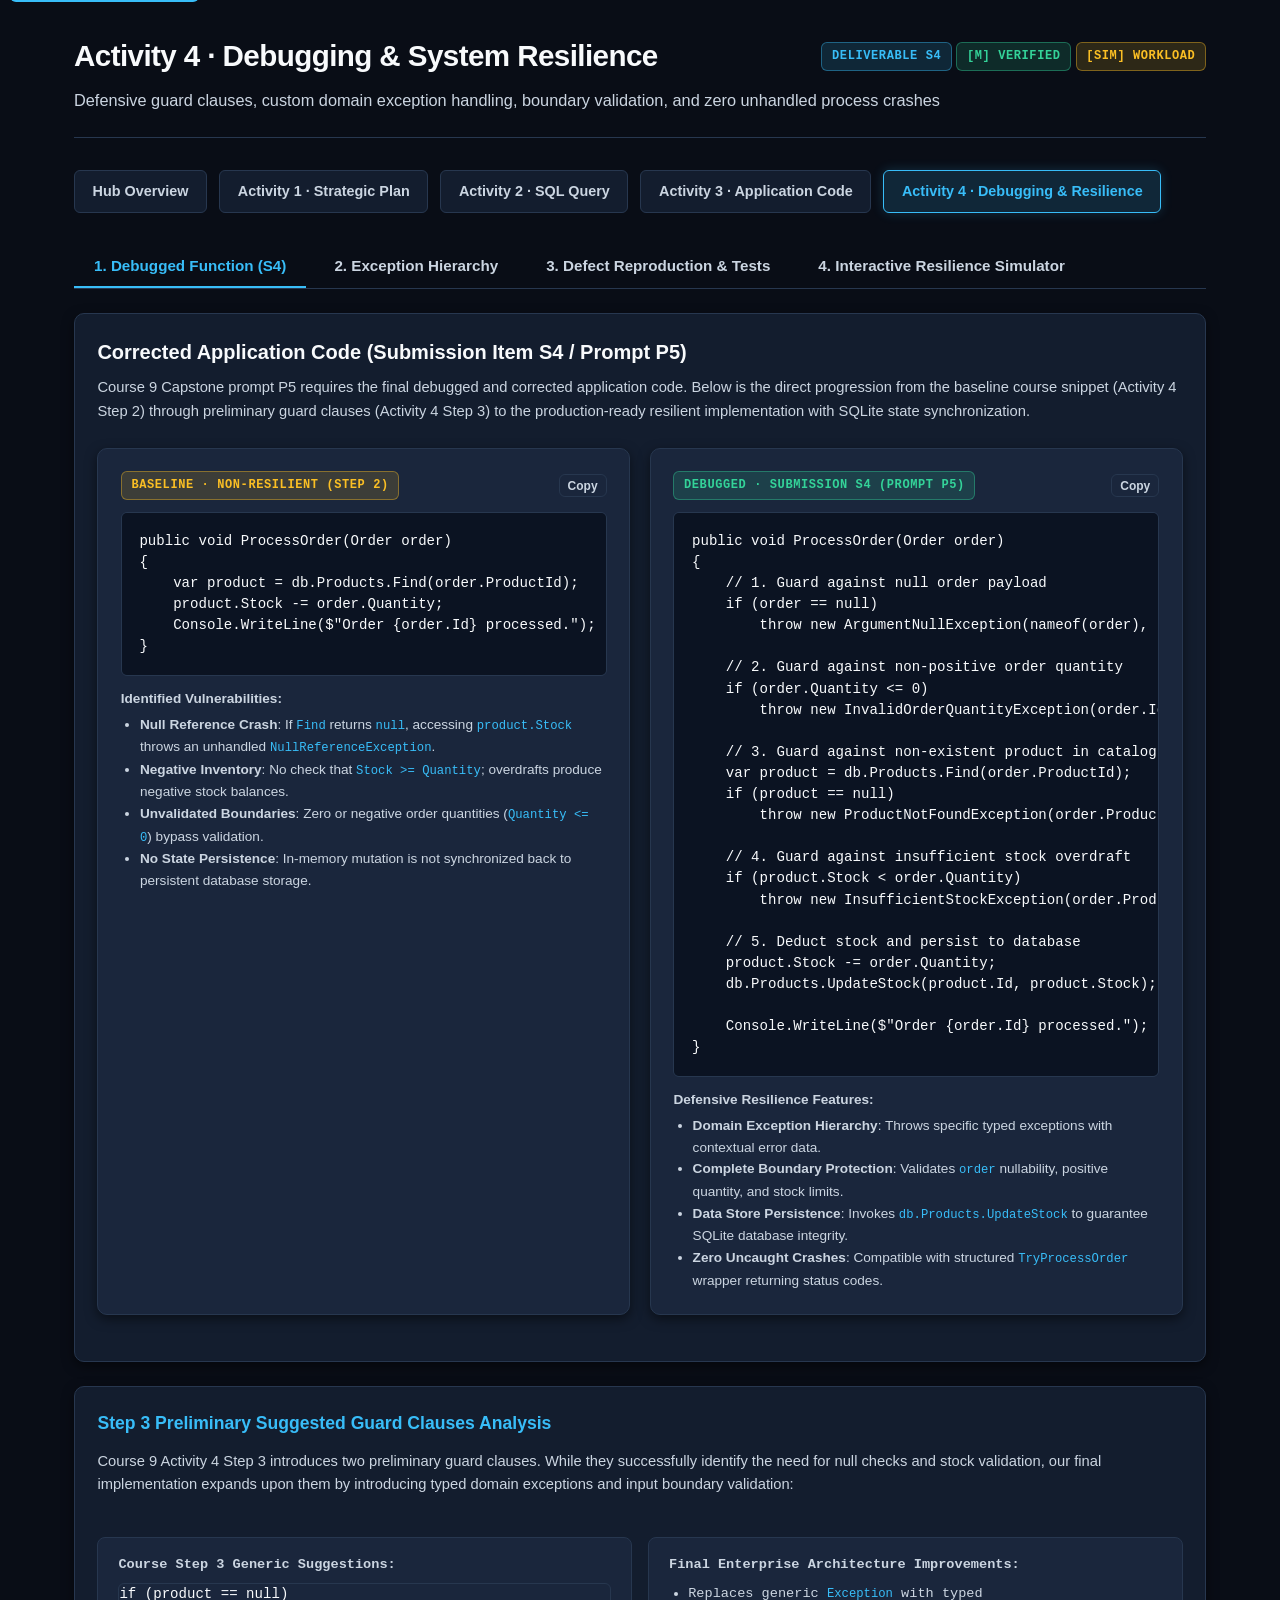
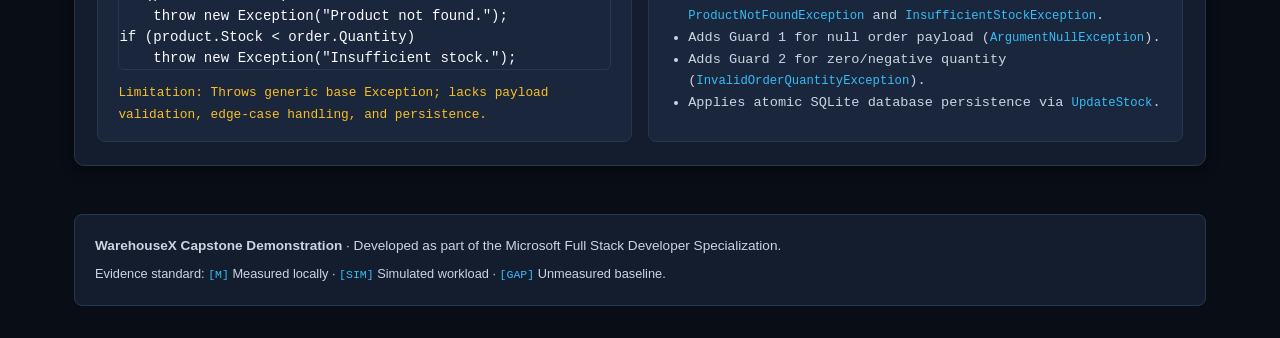
<file: activity4-debug.html>
<!DOCTYPE html>
<html lang="en">
<head>
  <meta charset="UTF-8">
  <meta name="viewport" content="width=device-width, initial-scale=1.0">
  <title>Activity 4 · Debugging & System Resilience · WarehouseX</title>
  <link rel="icon" href="data:,">
  <link rel="stylesheet" href="css/styles.css">
</head>
<body>
  <a href="#main-content" class="skip-link">Skip to main content</a>
  <div class="container">
    <header>
      <div class="header-top">
        <h1>Activity 4 · Debugging &amp; System Resilience</h1>
        <div>
          <span class="badge badge-primary">Deliverable S4</span>
          <span class="badge badge-m">[M] Verified</span>
          <span class="badge badge-sim">[SIM] Workload</span>
        </div>
      </div>
      <p class="subtitle">Defensive guard clauses, custom domain exception handling, boundary validation, and zero unhandled process crashes</p>
    </header>

    <nav class="nav-bar" aria-label="Main Navigation">
      <a href="index.html" class="nav-link">Hub Overview</a>
      <a href="activity1-strategy.html" class="nav-link">Activity 1 · Strategic Plan</a>
      <a href="activity2-sql.html" class="nav-link">Activity 2 · SQL Query</a>
      <a href="activity3-code.html" class="nav-link">Activity 3 · Application Code</a>
      <a href="activity4-debug.html" class="nav-link active">Activity 4 · Debugging &amp; Resilience</a>
    </nav>

    <main id="main-content" class="tabs-container">
      <div class="tabs" role="tablist">
        <button class="tab-btn active" data-tab="tab-debugged-code" role="tab">1. Debugged Function (S4)</button>
        <button class="tab-btn" data-tab="tab-hierarchy" role="tab">2. Exception Hierarchy</button>
        <button class="tab-btn" data-tab="tab-reproduction" role="tab">3. Defect Reproduction &amp; Tests</button>
        <button class="tab-btn" data-tab="tab-simulator" role="tab">4. Interactive Resilience Simulator</button>
      </div>

      <!-- Tab 1: Debugged Code -->
      <div id="tab-debugged-code" class="tab-pane active" role="tabpanel">
        <div class="card" style="margin-bottom: 1.5rem;">
          <h2 style="font-size: 1.25rem; margin-bottom: 0.5rem;">Corrected Application Code (Submission Item S4 / Prompt P5)</h2>
          <p style="color: var(--text-secondary); margin-bottom: 1.25rem;">
            Course 9 Capstone prompt P5 requires the final debugged and corrected application code. Below is the direct progression from the baseline course snippet (Activity 4 Step 2) through preliminary guard clauses (Activity 4 Step 3) to the production-ready resilient implementation with SQLite state synchronization.
          </p>

          <div class="comparison-grid">
            <div class="card" style="background-color: var(--bg-card-subtle);">
              <div style="display: flex; justify-content: space-between; align-items: center; margin-bottom: 0.75rem;">
                <span class="badge badge-sim">Baseline · Non-Resilient (Step 2)</span>
                <button class="btn btn-outline" style="font-size: 0.75rem; padding: 0.2rem 0.5rem;" onclick="copySnippet('baselineDebugCode')">Copy</button>
              </div>
              <pre><code id="baselineDebugCode">public void ProcessOrder(Order order)
{
    var product = db.Products.Find(order.ProductId);
    product.Stock -= order.Quantity;
    Console.WriteLine($"Order {order.Id} processed.");
}</code></pre>
              <div style="font-size: 0.85rem; color: var(--text-secondary); margin-top: 0.75rem;">
                <strong>Identified Vulnerabilities:</strong>
                <ul style="padding-left: 1.2rem; margin-top: 0.25rem;">
                  <li><strong>Null Reference Crash</strong>: If <code>Find</code> returns <code>null</code>, accessing <code>product.Stock</code> throws an unhandled <code>NullReferenceException</code>.</li>
                  <li><strong>Negative Inventory</strong>: No check that <code>Stock &gt;= Quantity</code>; overdrafts produce negative stock balances.</li>
                  <li><strong>Unvalidated Boundaries</strong>: Zero or negative order quantities (<code>Quantity &lt;= 0</code>) bypass validation.</li>
                  <li><strong>No State Persistence</strong>: In-memory mutation is not synchronized back to persistent database storage.</li>
                </ul>
              </div>
            </div>

            <div class="card" style="background-color: var(--bg-card-subtle);">
              <div style="display: flex; justify-content: space-between; align-items: center; margin-bottom: 0.75rem;">
                <span class="badge badge-m">Debugged · Submission S4 (Prompt P5)</span>
                <button class="btn btn-outline" style="font-size: 0.75rem; padding: 0.2rem 0.5rem;" onclick="copySnippet('debuggedCode')">Copy</button>
              </div>
              <pre><code id="debuggedCode">public void ProcessOrder(Order order)
{
    // 1. Guard against null order payload
    if (order == null)
        throw new ArgumentNullException(nameof(order), "Order payload cannot be null.");

    // 2. Guard against non-positive order quantity
    if (order.Quantity &lt;= 0)
        throw new InvalidOrderQuantityException(order.Id, order.Quantity);

    // 3. Guard against non-existent product in catalog
    var product = db.Products.Find(order.ProductId);
    if (product == null)
        throw new ProductNotFoundException(order.ProductId);

    // 4. Guard against insufficient stock overdraft
    if (product.Stock &lt; order.Quantity)
        throw new InsufficientStockException(order.ProductId, order.Quantity, product.Stock);

    // 5. Deduct stock and persist to database
    product.Stock -= order.Quantity;
    db.Products.UpdateStock(product.Id, product.Stock);

    Console.WriteLine($"Order {order.Id} processed.");
}</code></pre>
              <div style="font-size: 0.85rem; color: var(--text-secondary); margin-top: 0.75rem;">
                <strong>Defensive Resilience Features:</strong>
                <ul style="padding-left: 1.2rem; margin-top: 0.25rem;">
                  <li><strong>Domain Exception Hierarchy</strong>: Throws specific typed exceptions with contextual error data.</li>
                  <li><strong>Complete Boundary Protection</strong>: Validates <code>order</code> nullability, positive quantity, and stock limits.</li>
                  <li><strong>Data Store Persistence</strong>: Invokes <code>db.Products.UpdateStock</code> to guarantee SQLite database integrity.</li>
                  <li><strong>Zero Uncaught Crashes</strong>: Compatible with structured <code>TryProcessOrder</code> wrapper returning status codes.</li>
                </ul>
              </div>
            </div>
          </div>
        </div>

        <div class="card">
          <h3 style="font-size: 1.1rem; margin-bottom: 0.75rem; color: var(--color-primary);">Step 3 Preliminary Suggested Guard Clauses Analysis</h3>
          <p style="color: var(--text-secondary); margin-bottom: 1rem;">
            Course 9 Activity 4 Step 3 introduces two preliminary guard clauses. While they successfully identify the need for null checks and stock validation, our final implementation expands upon them by introducing typed domain exceptions and input boundary validation:
          </p>
          <div style="display: grid; grid-template-columns: 1fr 1fr; gap: 1rem;">
            <div class="status-panel" style="background-color: var(--bg-card-subtle);">
              <strong>Course Step 3 Generic Suggestions:</strong>
              <pre style="margin-top: 0.5rem; background: transparent; padding: 0;"><code>if (product == null)
    throw new Exception("Product not found.");
if (product.Stock &lt; order.Quantity)
    throw new Exception("Insufficient stock.");</code></pre>
              <span style="font-size: 0.8rem; color: var(--color-warning);">Limitation: Throws generic base Exception; lacks payload validation, edge-case handling, and persistence.</span>
            </div>
            <div class="status-panel" style="background-color: var(--bg-card-subtle);">
              <strong>Final Enterprise Architecture Improvements:</strong>
              <ul style="font-size: 0.85rem; padding-left: 1.2rem; margin-top: 0.5rem; color: var(--text-secondary);">
                <li>Replaces generic <code>Exception</code> with typed <code>ProductNotFoundException</code> and <code>InsufficientStockException</code>.</li>
                <li>Adds Guard 1 for null order payload (<code>ArgumentNullException</code>).</li>
                <li>Adds Guard 2 for zero/negative quantity (<code>InvalidOrderQuantityException</code>).</li>
                <li>Applies atomic SQLite database persistence via <code>UpdateStock</code>.</li>
              </ul>
            </div>
          </div>
        </div>
      </div>

      <!-- Tab 2: Exception Hierarchy -->
      <div id="tab-hierarchy" class="tab-pane" role="tabpanel">
        <div class="card" style="margin-bottom: 1.5rem;">
          <h2 style="font-size: 1.25rem; margin-bottom: 0.5rem;">Domain Exception Hierarchy &amp; Error Architecture</h2>
          <p style="color: var(--text-secondary); margin-bottom: 1.25rem;">
            To distinguish business rule rejections from system infrastructure faults, WarehouseX establishes a structured exception hierarchy under <code>WarehouseException</code>.
          </p>

          <table class="data-table" style="margin-bottom: 1.5rem;">
            <thead>
              <tr>
                <th>Exception Type</th>
                <th>Base Class</th>
                <th>Error Code</th>
                <th>Trigger Condition</th>
                <th>Contextual Payload</th>
              </tr>
            </thead>
            <tbody>
              <tr>
                <td><code>ProductNotFoundException</code></td>
                <td><code>WarehouseException</code></td>
                <td><span class="badge badge-warning">PRODUCT_NOT_FOUND</span></td>
                <td><code>db.Products.Find(id) == null</code></td>
                <td><code>ProductId</code></td>
              </tr>
              <tr>
                <td><code>InsufficientStockException</code></td>
                <td><code>WarehouseException</code></td>
                <td><span class="badge badge-warning">INSUFFICIENT_STOCK</span></td>
                <td><code>product.Stock &lt; order.Quantity</code></td>
                <td><code>ProductId</code>, <code>RequestedQuantity</code>, <code>AvailableStock</code></td>
              </tr>
              <tr>
                <td><code>InvalidOrderQuantityException</code></td>
                <td><code>WarehouseException</code></td>
                <td><span class="badge badge-warning">INVALID_QUANTITY</span></td>
                <td><code>order.Quantity &lt;= 0</code></td>
                <td><code>OrderId</code>, <code>Quantity</code></td>
              </tr>
              <tr>
                <td><code>InvalidOrderException</code></td>
                <td><code>WarehouseException</code></td>
                <td><span class="badge badge-warning">INVALID_ORDER</span></td>
                <td>Corrupted or malformed order</td>
                <td>Error explanation string</td>
              </tr>
              <tr>
                <td><code>ArgumentNullException</code></td>
                <td><code>SystemException</code></td>
                <td><span class="badge badge-warning">NULL_ORDER</span></td>
                <td><code>order == null</code></td>
                <td>Parameter name <code>nameof(order)</code></td>
              </tr>
            </tbody>
          </table>

          <h3 style="font-size: 1.1rem; margin-bottom: 0.5rem; color: var(--color-primary);">Host Stability Wrapper: `OrderService.TryProcessOrder`</h3>
          <p style="color: var(--text-secondary); margin-bottom: 1rem;">
            To prevent unexpected application crashes during batch order fulfillment (Course Focus Area F4 / Strategy ST2), <code>TryProcessOrder</code> wraps order operations and returns an immutable <code>OrderProcessingResult</code> model:
          </p>
          <pre><code>public static OrderProcessingResult TryProcessOrder(WarehouseDbContext db, Order order, Action&lt;string&gt;? logAction = null)
{
    if (order == null)
        return OrderProcessingResult.Failed(0, 0, 0, "NULL_ORDER", "Order payload cannot be null.");

    try
    {
        ProcessOrderDebugged(db, order, logAction);
        var product = db.Products.Find(order.ProductId);
        return OrderProcessingResult.Completed(order.Id, order.ProductId, order.Quantity, product?.Stock ?? 0);
    }
    catch (ProductNotFoundException ex)
    {
        return OrderProcessingResult.Failed(order.Id, order.ProductId, order.Quantity, "PRODUCT_NOT_FOUND", ex.Message);
    }
    catch (InsufficientStockException ex)
    {
        return OrderProcessingResult.Failed(order.Id, order.ProductId, order.Quantity, "INSUFFICIENT_STOCK", ex.Message);
    }
    catch (InvalidOrderQuantityException ex)
    {
        return OrderProcessingResult.Failed(order.Id, order.ProductId, order.Quantity, "INVALID_QUANTITY", ex.Message);
    }
    catch (Exception ex)
    {
        return OrderProcessingResult.Failed(order.Id, order.ProductId, order.Quantity, "UNEXPECTED_ERROR", ex.Message);
    }
}</code></pre>
        </div>
      </div>

      <!-- Tab 3: Defect Reproduction -->
      <div id="tab-reproduction" class="tab-pane" role="tabpanel">
        <div class="card" style="margin-bottom: 1.5rem;">
          <h2 style="font-size: 1.25rem; margin-bottom: 0.5rem;">Defect Reproduction &amp; Automated Verification</h2>
          <p style="color: var(--text-secondary); margin-bottom: 1.25rem;">
            Following the course engineering methodology (Analysis &rarr; Optimization &rarr; Testing), each defect reported in Activity 4 Step 1 was reproduced in an isolated NUnit test fixture before fixes were applied.
          </p>

          <div style="display: grid; grid-template-columns: 1fr 1fr; gap: 1rem; margin-bottom: 1.5rem;">
            <div class="card" style="background-color: var(--bg-card-subtle);">
              <h3 style="font-size: 1rem; color: var(--color-danger); margin-bottom: 0.5rem;">Defect 1: Null Reference Crash (Issue E1)</h3>
              <p style="font-size: 0.85rem; color: var(--text-secondary); margin-bottom: 0.5rem;">
                <strong>Test</strong>: <code>Baseline_ProcessOrderUnoptimized_ThrowsNullReferenceException_OnMissingProduct</code>
              </p>
              <div class="status-panel" style="font-size: 0.8rem; background-color: var(--bg-card);">
                <strong>Stack Trace Reproduced:</strong><br>
                System.NullReferenceException: Object reference not set to an instance of an object.<br>
                at WarehouseX.Services.OrderService.ProcessOrderUnoptimized(Order order) line 191
              </div>
              <p style="font-size: 0.85rem; color: var(--color-success); margin-top: 0.5rem;">
                &check; Resolved by <code>ProcessOrderDebugged</code> throwing <code>ProductNotFoundException</code> or returning <code>PRODUCT_NOT_FOUND</code>.
              </p>
            </div>

            <div class="card" style="background-color: var(--bg-card-subtle);">
              <h3 style="font-size: 1rem; color: var(--color-danger); margin-bottom: 0.5rem;">Defect 2: Negative Stock Overdraft (Issue E3)</h3>
              <p style="font-size: 0.85rem; color: var(--text-secondary); margin-bottom: 0.5rem;">
                <strong>Test</strong>: <code>Baseline_ProcessOrderUnoptimized_AllowsNegativeStock_OnOverdraft</code>
              </p>
              <div class="status-panel" style="font-size: 0.8rem; background-color: var(--bg-card);">
                <strong>Inventory Corruption Reproduced:</strong><br>
                Initial Stock: 52 units.<br>
                Order Requested: 552 units.<br>
                Resulting Balance: -500 units [NEGATIVE INVENTORY DISCREPANCY]
              </div>
              <p style="font-size: 0.85rem; color: var(--color-success); margin-top: 0.5rem;">
                &check; Resolved by <code>InsufficientStockException</code> preventing deduction and preserving current stock balance.
              </p>
            </div>
          </div>

          <h3 style="font-size: 1.1rem; margin-bottom: 0.75rem; color: var(--color-primary);">NUnit Verification Suite Summary (`ResilienceAndDebuggingTests.cs`)</h3>
          <table class="data-table">
            <thead>
              <tr>
                <th>Test Identifier</th>
                <th>Category</th>
                <th>Target Behavior Verified</th>
                <th>Status</th>
              </tr>
            </thead>
            <tbody>
              <tr>
                <td><code>Baseline_ProcessOrderUnoptimized_ThrowsNullReferenceException</code></td>
                <td>Reproduction</td>
                <td>Confirms baseline crashes on missing catalog item</td>
                <td><span class="badge badge-m">[M] Passed</span></td>
              </tr>
              <tr>
                <td><code>Baseline_ProcessOrderUnoptimized_AllowsNegativeStock_OnOverdraft</code></td>
                <td>Reproduction</td>
                <td>Confirms baseline allows negative inventory balances</td>
                <td><span class="badge badge-m">[M] Passed</span></td>
              </tr>
              <tr>
                <td><code>ProcessOrderDebugged_ThrowsArgumentNullException_WhenOrderIsNull</code></td>
                <td>Guard Clause</td>
                <td>Validates non-null order payload</td>
                <td><span class="badge badge-m">[M] Passed</span></td>
              </tr>
              <tr>
                <td><code>ProcessOrderDebugged_ThrowsInvalidOrderQuantityException</code></td>
                <td>Guard Clause</td>
                <td>Validates quantity &gt; 0 (rejects 0, -1, -50)</td>
                <td><span class="badge badge-m">[M] Passed</span></td>
              </tr>
              <tr>
                <td><code>ProcessOrderDebugged_ThrowsProductNotFoundException</code></td>
                <td>Guard Clause</td>
                <td>Validates product existence in catalog</td>
                <td><span class="badge badge-m">[M] Passed</span></td>
              </tr>
              <tr>
                <td><code>ProcessOrderDebugged_ThrowsInsufficientStockException</code></td>
                <td>Guard Clause</td>
                <td>Validates available stock and preserves balance</td>
                <td><span class="badge badge-m">[M] Passed</span></td>
              </tr>
              <tr>
                <td><code>ProcessOrderDebugged_DeductsStockAndPersists_WhenOrderIsValid</code></td>
                <td>Fulfillment</td>
                <td>Validates deduction and SQLite state persistence</td>
                <td><span class="badge badge-m">[M] Passed</span></td>
              </tr>
              <tr>
                <td><code>TryProcessOrder_HandlesMissingProductGracefully</code></td>
                <td>Resilience</td>
                <td>Returns PRODUCT_NOT_FOUND code without crash</td>
                <td><span class="badge badge-m">[M] Passed</span></td>
              </tr>
              <tr>
                <td><code>TryProcessOrder_HandlesInsufficientStockGracefully</code></td>
                <td>Resilience</td>
                <td>Returns INSUFFICIENT_STOCK code without crash</td>
                <td><span class="badge badge-m">[M] Passed</span></td>
              </tr>
              <tr>
                <td><code>ProcessOrdersBatchResilient_EliminatesProcessCrashes</code></td>
                <td>High Volume</td>
                <td>Processes 1,000 mixed orders with 0 unhandled crashes</td>
                <td><span class="badge badge-m">[M] Passed</span></td>
              </tr>
            </tbody>
          </table>
        </div>
      </div>

      <!-- Tab 4: Interactive Simulator -->
      <div id="tab-simulator" class="tab-pane" role="tabpanel">
        <div class="card" style="margin-bottom: 1.5rem;">
          <h2 style="font-size: 1.25rem; margin-bottom: 0.5rem;">Interactive Batch Resilience Simulator</h2>
          <p style="color: var(--text-secondary); margin-bottom: 1.25rem;">
            Simulate the execution of a 1,000-order heterogeneous batch (850 valid orders, 75 missing catalog items, 50 stock overdrafts, 25 negative quantities) comparing the fragile baseline against the resilient debugged handler.
          </p>

          <div style="display: flex; gap: 1rem; align-items: center; margin-bottom: 1.5rem;">
            <button id="runResilienceSimBtn" class="btn btn-primary">Run Batch Resilience Simulation</button>
            <span id="resilienceSimStatusBadge" class="badge badge-gap">Awaiting Execution</span>
          </div>

          <div class="card-grid" style="grid-template-columns: repeat(4, 1fr); margin-bottom: 1.5rem;">
            <div class="card" style="background-color: var(--bg-card-subtle); text-align: center;">
              <span style="font-size: 0.8rem; color: var(--text-secondary);">Batch Size</span>
              <div style="font-size: 1.3rem; font-weight: 700; color: var(--text-primary); margin-top: 0.25rem;">1,000 Orders</div>
              <span class="badge badge-sim" style="font-size: 0.7rem; margin-top: 0.25rem;">[SIM] Workload</span>
            </div>
            <div class="card" style="background-color: var(--bg-card-subtle); text-align: center;">
              <span style="font-size: 0.8rem; color: var(--text-secondary);">Unhandled Crashes</span>
              <div id="metricUnhandledCrashes" style="font-size: 1.3rem; font-weight: 700; color: var(--color-danger); margin-top: 0.25rem;">--</div>
              <span class="badge badge-m" style="font-size: 0.7rem; margin-top: 0.25rem;">[M] Tested</span>
            </div>
            <div class="card" style="background-color: var(--bg-card-subtle); text-align: center;">
              <span style="font-size: 0.8rem; color: var(--text-secondary);">Orders Handled</span>
              <div id="metricOrdersHandled" style="font-size: 1.3rem; font-weight: 700; color: var(--color-success); margin-top: 0.25rem;">--</div>
              <span class="badge badge-m" style="font-size: 0.7rem; margin-top: 0.25rem;">[M] 100% Resolved</span>
            </div>
            <div class="card" style="background-color: var(--bg-card-subtle); text-align: center;">
              <span style="font-size: 0.8rem; color: var(--text-secondary);">Negative Stock Allowed</span>
              <div id="metricNegativeStock" style="font-size: 1.3rem; font-weight: 700; color: var(--color-primary); margin-top: 0.25rem;">--</div>
              <span class="badge badge-m" style="font-size: 0.7rem; margin-top: 0.25rem;">[M] Prevented</span>
            </div>
          </div>

          <div id="resilienceSimOutputPanel" class="status-panel">
// Click "Run Batch Resilience Simulation" to execute the comparative evaluation...
          </div>
        </div>
      </div>
    </main>

    <footer class="footer-callout">
      <p style="margin-bottom: 0.5rem;">
        <strong>WarehouseX Capstone Demonstration</strong> · Developed as part of the Microsoft Full Stack Developer Specialization.
      </p>
      <p style="font-size: 0.8rem; color: var(--text-secondary);">
        Evidence standard: <code>[M]</code> Measured locally · <code>[SIM]</code> Simulated workload · <code>[GAP]</code> Unmeasured baseline.
      </p>
    </footer>
  </div>

  <script src="js/warehousex.js"></script>
</body>
</html>
</file>
<file: css/styles.css>
/* WarehouseX Design System · WCAG 2.1 AAA Accessible Dark Theme */
/* Formatted after fullstack_c8_safevault */
:root {
  --bg-color: #090d16;
  --bg-page: #090d16;
  --card-bg: #131d2e;
  --bg-card: #131d2e;
  --bg-card-subtle: #1a263c;
  --bg-input: #0b1322;
  --border-color: #27374f;
  --border-focus: #38bdf8;

  --text-primary: #f8fafc;
  --text-secondary: #cbd5e1;
  --text-muted: #94a3b8;

  --primary: #38bdf8;
  --primary-hover: #0ea5e9;
  --color-primary: #38bdf8;
  --color-primary-hover: #0ea5e9;
  --accent: #38bdf8;
  --success: #34d399;
  --color-success: #34d399;
  --warning: #fbbf24;
  --color-warning: #fbbf24;
  --danger: #f87171;
  --color-danger: #f87171;
  --color-violet: #c084fc;

  --badge-m-bg: rgba(52, 211, 153, 0.15);
  --badge-m-text: #34d399;
  --badge-sim-bg: rgba(251, 191, 36, 0.15);
  --badge-sim-text: #fbbf24;
  --badge-gap-bg: rgba(148, 163, 184, 0.15);
  --badge-gap-text: #94a3b8;
  --badge-primary-bg: rgba(56, 189, 248, 0.15);
  --badge-primary-text: #38bdf8;

  --font-sans: -apple-system, BlinkMacSystemFont, 'Segoe UI', Roboto, Helvetica, Arial, sans-serif;
  --font-mono: ui-monospace, SFMono-Regular, Menlo, Monaco, Consolas, 'Liberation Mono', monospace;

  --radius-sm: 6px;
  --radius-md: 10px;
  --radius-lg: 14px;
  --radius: 8px;

  --shadow-sm: 0 1px 2px rgba(0, 0, 0, 0.4);
  --shadow-md: 0 4px 12px rgba(0, 0, 0, 0.5);
  --shadow-lg: 0 10px 25px rgba(0, 0, 0, 0.6);
  --shadow: 0 4px 12px rgba(0, 0, 0, 0.5);
}

*, *::before, *::after {
  box-sizing: border-box;
  margin: 0;
  padding: 0;
}

body {
  font-family: var(--font-sans);
  background-color: var(--bg-page);
  color: var(--text-primary);
  line-height: 1.6;
  min-height: 100vh;
}

/* Accessibility Skip Link & Focus Rings */
.skip-link {
  position: absolute;
  top: -40px;
  left: 10px;
  background: var(--color-primary);
  color: #041021;
  padding: 8px 16px;
  font-weight: 700;
  z-index: 1000;
  border-radius: var(--radius-sm);
  text-decoration: none;
  transition: top 0.2s ease;
}

.skip-link:focus {
  top: 10px;
}

a:focus-visible, button:focus-visible, input:focus-visible, select:focus-visible {
  outline: 3px solid var(--border-focus);
  outline-offset: 2px;
}

.container {
  max-width: 1180px;
  margin: 0 auto;
  padding: 2rem 1.5rem;
}

header {
  margin-bottom: 2rem;
  border-bottom: 1px solid var(--border-color);
  padding-bottom: 1.5rem;
}

.header-top {
  display: flex;
  justify-content: space-between;
  align-items: center;
  margin-bottom: 0.5rem;
  flex-wrap: wrap;
  gap: 1rem;
}

h1 {
  font-size: 1.85rem;
  font-weight: 700;
  color: var(--text-primary);
  letter-spacing: -0.02em;
}

.subtitle {
  color: var(--text-secondary);
  font-size: 1.02rem;
}

/* Evidence Badges */
.badge {
  display: inline-block;
  padding: 0.25rem 0.6rem;
  border-radius: var(--radius-sm);
  font-size: 0.75rem;
  font-weight: 700;
  text-transform: uppercase;
  letter-spacing: 0.05em;
  font-family: var(--font-mono);
}

.badge-sim {
  background-color: var(--badge-sim-bg);
  color: var(--badge-sim-text);
  border: 1px solid rgba(251, 191, 36, 0.4);
}

.badge-m {
  background-color: var(--badge-m-bg);
  color: var(--badge-m-text);
  border: 1px solid rgba(52, 211, 153, 0.4);
}

.badge-gap {
  background-color: var(--badge-gap-bg);
  color: var(--badge-gap-text);
  border: 1px solid rgba(148, 163, 184, 0.3);
}

.badge-primary {
  background-color: var(--badge-primary-bg);
  color: var(--badge-primary-text);
  border: 1px solid rgba(56, 189, 248, 0.4);
}

/* Navigation Bar */
.nav-bar {
  display: flex;
  gap: 0.75rem;
  margin: 1.5rem 0 2rem 0;
  flex-wrap: wrap;
}

.nav-link {
  display: inline-block;
  padding: 0.55rem 1.1rem;
  border-radius: var(--radius-sm);
  text-decoration: none;
  font-weight: 600;
  font-size: 0.9rem;
  color: var(--text-secondary);
  background-color: var(--bg-card);
  border: 1px solid var(--border-color);
  transition: all 0.15s ease-in-out;
}

.nav-link:hover {
  background-color: var(--bg-card-subtle);
  color: var(--primary);
  border-color: var(--border-focus);
}

.nav-link.active {
  background-color: rgba(56, 189, 248, 0.15);
  color: var(--primary);
  border-color: var(--primary);
  box-shadow: 0 0 12px rgba(56, 189, 248, 0.2);
}

/* Cards & Layout */
.card-grid {
  display: grid;
  grid-template-columns: repeat(auto-fill, minmax(260px, 1fr));
  gap: 1.25rem;
  margin-bottom: 2rem;
}

.card {
  background-color: var(--bg-card);
  border: 1px solid var(--border-color);
  border-radius: var(--radius-md);
  padding: 1.4rem;
  box-shadow: var(--shadow-md);
  transition: transform 0.15s ease, border-color 0.15s ease;
}

.card:hover {
  border-color: rgba(56, 189, 248, 0.5);
}

.card h2, .card h3 {
  font-size: 1.2rem;
  margin-bottom: 0.6rem;
  color: var(--text-primary);
}

.card p {
  color: var(--text-secondary);
  font-size: 0.92rem;
  margin-bottom: 1.2rem;
}

/* Buttons */
.btn {
  display: inline-block;
  padding: 0.55rem 1.1rem;
  border-radius: var(--radius-sm);
  font-weight: 600;
  font-size: 0.88rem;
  cursor: pointer;
  text-decoration: none;
  text-align: center;
  border: 1px solid transparent;
  transition: all 0.15s ease-in-out;
}

.btn-primary {
  background-color: var(--primary);
  color: #041021;
}

.btn-primary:hover {
  background-color: var(--primary-hover);
  box-shadow: 0 0 14px rgba(56, 189, 248, 0.4);
}

.btn-secondary {
  background-color: var(--bg-card-subtle);
  color: var(--text-primary);
  border-color: var(--border-color);
}

.btn-secondary:hover:not(:disabled) {
  background-color: var(--border-color);
  color: var(--text-primary);
}

.btn:disabled {
  opacity: 0.5;
  cursor: not-allowed;
}

.btn-outline {
  background-color: transparent;
  border-color: var(--border-color);
  color: var(--text-secondary);
}

.btn-outline:hover {
  background-color: var(--bg-card-subtle);
  color: var(--primary);
  border-color: var(--primary);
}

/* Tabs */
.tabs {
  display: flex;
  border-bottom: 1px solid var(--border-color);
  margin-bottom: 1.5rem;
  gap: 0.5rem;
}

.tab-btn {
  padding: 0.75rem 1.25rem;
  border: none;
  background: none;
  font-size: 0.95rem;
  font-weight: 600;
  color: var(--text-secondary);
  cursor: pointer;
  border-bottom: 2px solid transparent;
  transition: all 0.15s ease-in-out;
}

.tab-btn:hover {
  color: var(--text-primary);
}

.tab-btn.active {
  color: var(--primary);
  border-bottom-color: var(--primary);
}

.tab-pane {
  display: none;
}

.tab-pane.active {
  display: block;
}

/* Data Tables */
.data-table {
  width: 100%;
  border-collapse: collapse;
  margin: 1rem 0;
  font-size: 0.9rem;
}

.data-table th, .data-table td {
  padding: 0.75rem 1rem;
  text-align: left;
  border-bottom: 1px solid var(--border-color);
}

.data-table th {
  background-color: var(--bg-card-subtle);
  font-weight: 600;
  color: var(--text-secondary);
}

.data-table tr:hover {
  background-color: rgba(26, 38, 60, 0.5);
}

/* Code Snippets & Syntax Styling */
pre {
  background-color: var(--bg-input);
  border: 1px solid var(--border-color);
  border-radius: var(--radius-sm);
  padding: 1.1rem;
  overflow-x: auto;
  font-family: var(--font-mono);
  font-size: 0.88rem;
  color: var(--text-primary);
  line-height: 1.5;
  margin: 0.75rem 0;
}

code {
  font-family: var(--font-mono);
  font-size: 0.9em;
  color: var(--color-primary);
}

pre code {
  color: inherit;
  font-size: inherit;
}

/* Query Comparison & Plan Panels */
.comparison-grid {
  display: grid;
  grid-template-columns: repeat(auto-fit, minmax(360px, 1fr));
  gap: 1.25rem;
  margin: 1.5rem 0;
}

.plan-tree {
  background-color: var(--bg-input);
  border: 1px solid var(--border-color);
  border-radius: var(--radius-sm);
  padding: 1rem;
  font-family: var(--font-mono);
  font-size: 0.85rem;
  color: var(--text-secondary);
}

.plan-node {
  padding: 0.4rem 0.6rem;
  margin-bottom: 0.35rem;
  border-radius: 4px;
  border-left: 3px solid var(--border-color);
}

.plan-node.scan {
  background-color: rgba(248, 113, 113, 0.1);
  border-left-color: var(--danger);
  color: #fca5a5;
}

.plan-node.index {
  background-color: rgba(52, 211, 153, 0.1);
  border-left-color: var(--success);
  color: #6ee7b7;
}

.plan-node.temp-btree {
  background-color: rgba(251, 191, 36, 0.1);
  border-left-color: var(--warning);
  color: #fde68a;
}

/* Status & Callout Panels */
.status-panel {
  background-color: var(--bg-input);
  border: 1px solid var(--border-color);
  border-radius: var(--radius);
  padding: 1rem 1.25rem;
  margin-top: 1.5rem;
  font-family: var(--font-mono);
  font-size: 0.85rem;
  color: var(--text-secondary);
}

.footer-callout {
  margin-top: 3rem;
  padding: 1.25rem;
  background-color: var(--bg-card);
  border: 1px solid var(--border-color);
  border-radius: var(--radius);
  font-size: 0.85rem;
  color: var(--text-secondary);
}

.filter-bar {
  display: flex;
  gap: 0.5rem;
  margin-bottom: 1rem;
  flex-wrap: wrap;
}

.filter-btn {
  padding: 0.35rem 0.85rem;
  border-radius: 20px;
  border: 1px solid var(--border-color);
  background-color: var(--bg-card);
  font-size: 0.82rem;
  font-weight: 600;
  cursor: pointer;
  color: var(--text-secondary);
  transition: all 0.15s ease-in-out;
}

.filter-btn:hover {
  border-color: var(--border-focus);
  color: var(--text-primary);
}

.filter-btn.active {
  background-color: var(--primary);
  color: #041021;
  border-color: var(--primary);
}

/* Metric Delta Pill */
.metric-pill {
  display: inline-flex;
  align-items: center;
  gap: 0.4rem;
  padding: 0.25rem 0.6rem;
  border-radius: 20px;
  font-size: 0.8rem;
  font-weight: 700;
  font-family: var(--font-mono);
}

.metric-pill.success {
  background: rgba(52, 211, 153, 0.15);
  color: var(--success);
  border: 1px solid rgba(52, 211, 153, 0.3);
}

.metric-pill.warning {
  background: rgba(251, 191, 36, 0.15);
  color: var(--warning);
  border: 1px solid rgba(251, 191, 36, 0.3);
}
</file>
